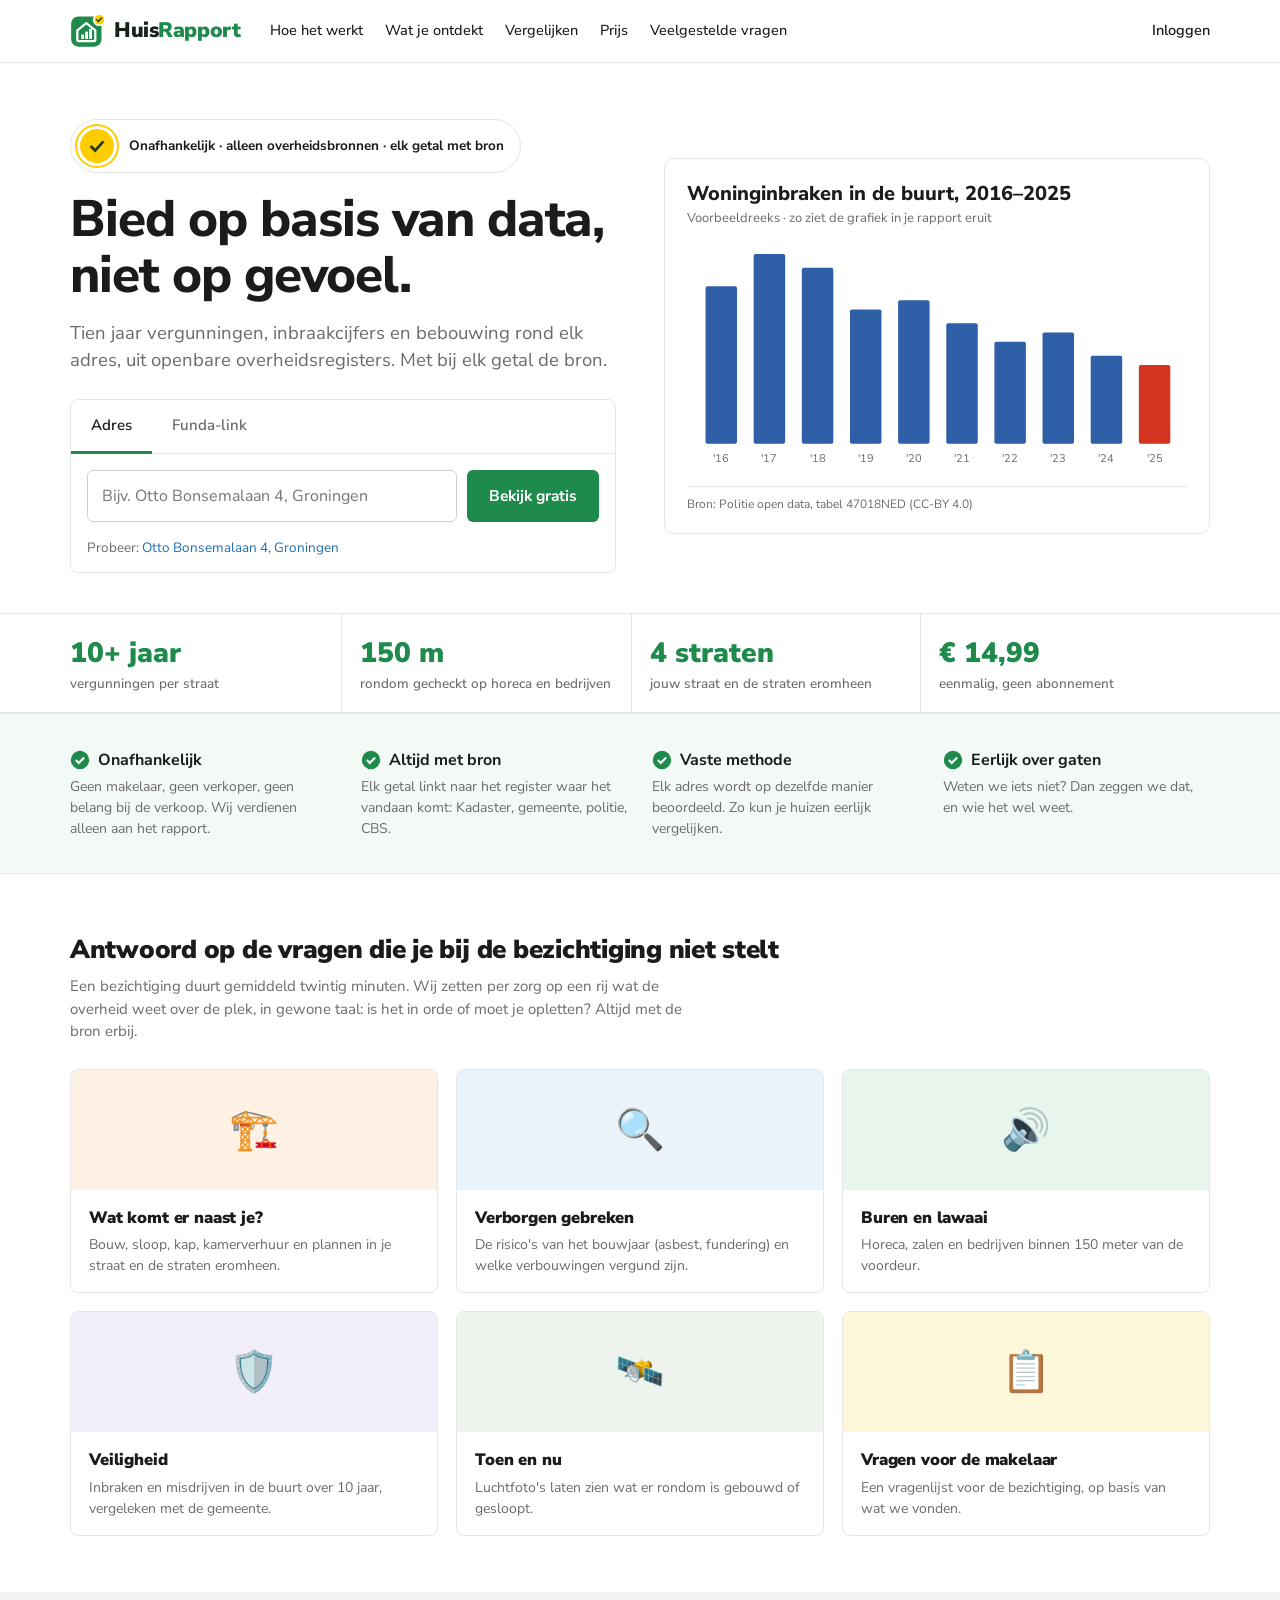
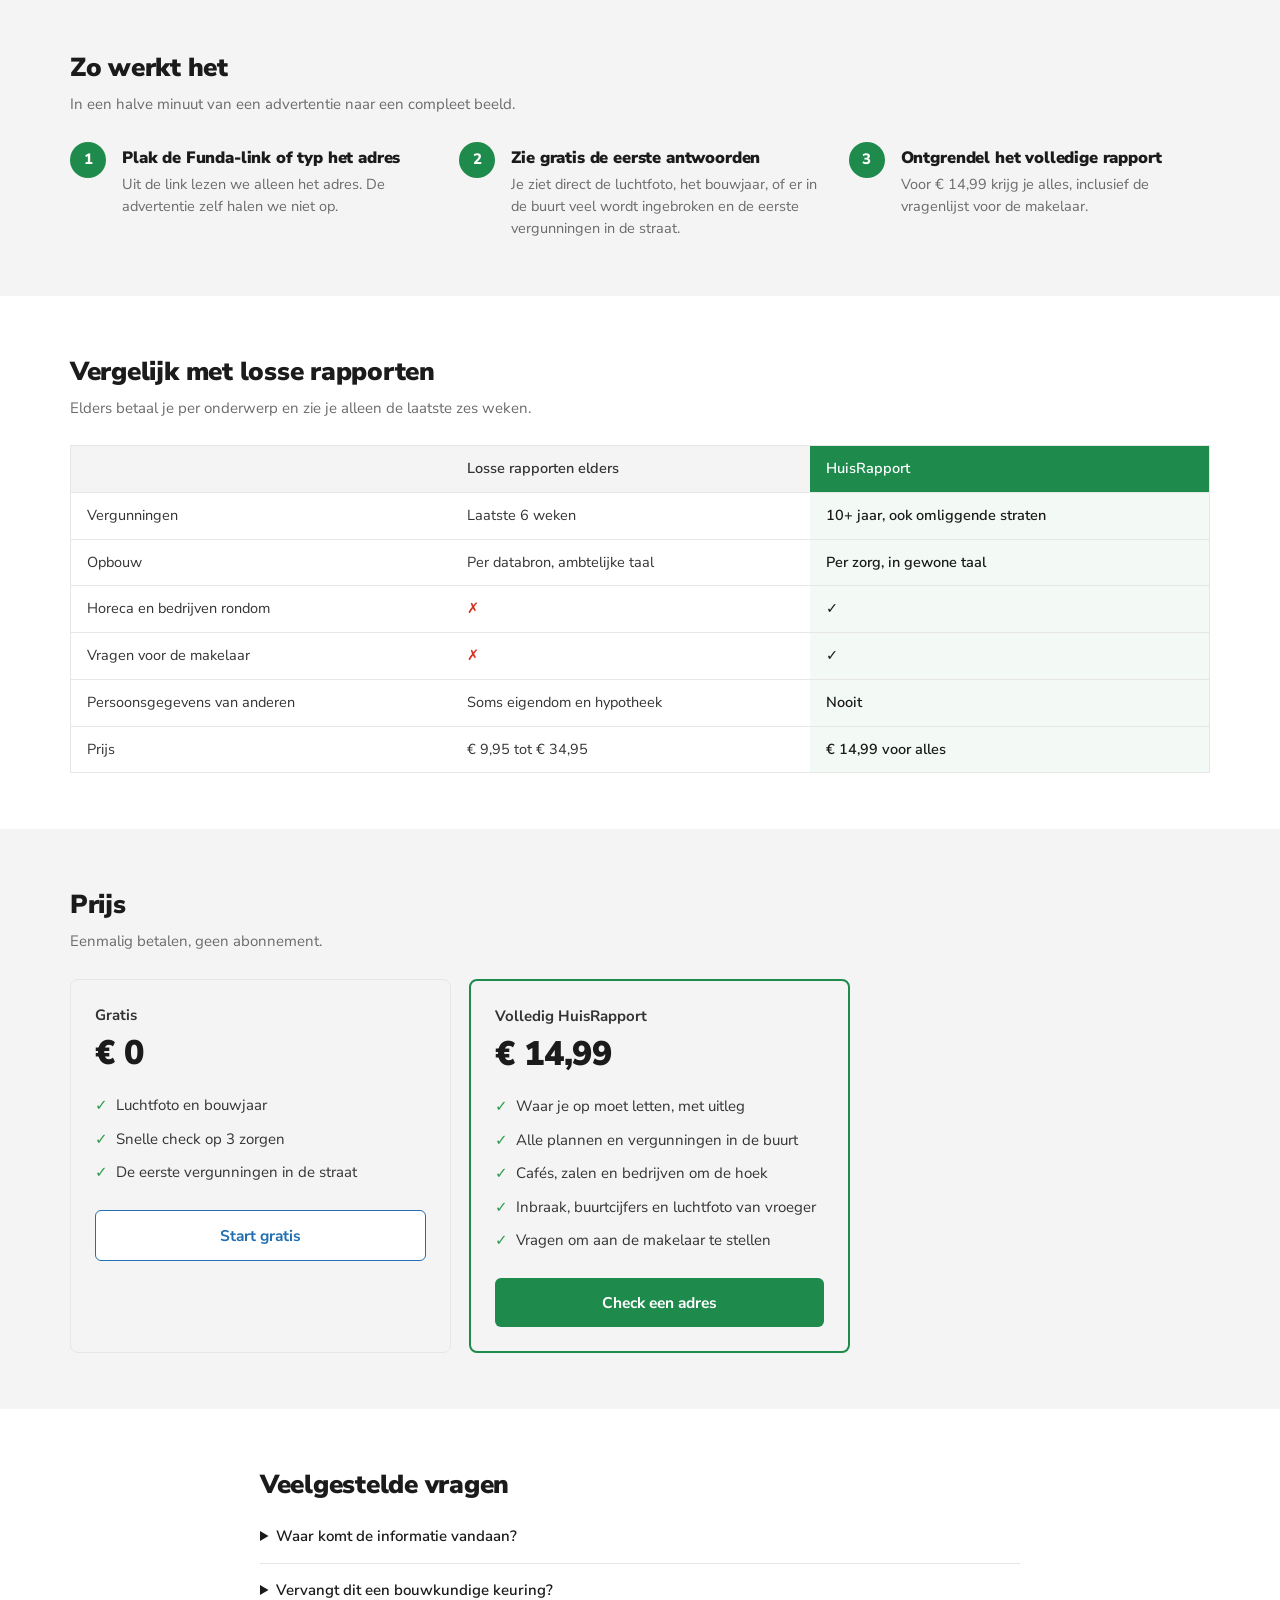
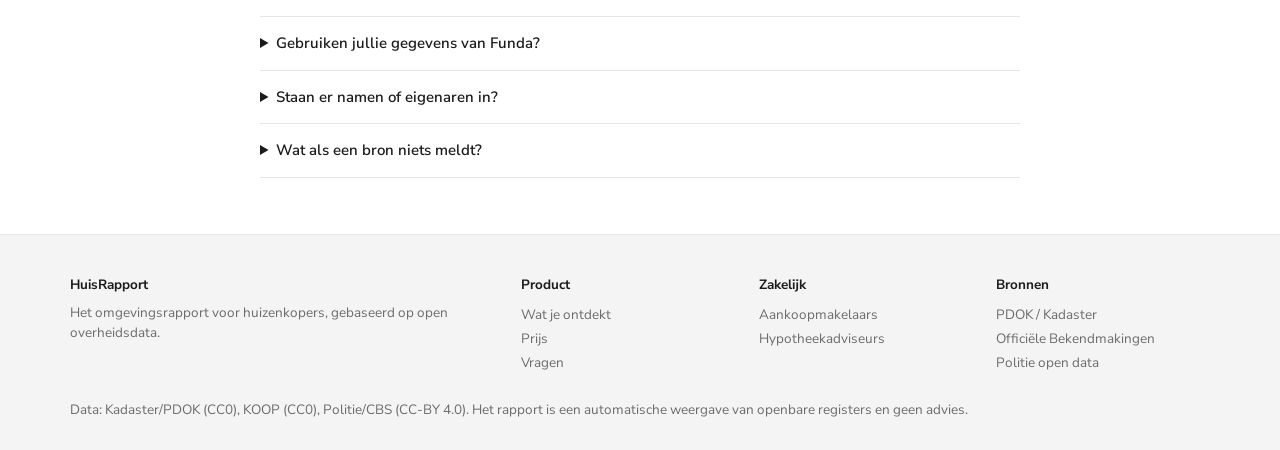
<file: index.html>
<!DOCTYPE html>
<html lang="nl">
<head>
<meta charset="utf-8">
<meta name="viewport" content="width=device-width, initial-scale=1">
<title>HuisRapport – check het huis en de buurt vóór je biedt</title>
<link rel="icon" href="data:image/svg+xml,%3Csvg%20xmlns%3D%22http%3A//www.w3.org/2000/svg%22%20viewBox%3D%220%200%2064%2064%22%3E%3Crect%20x%3D%222%22%20y%3D%226%22%20width%3D%2254%22%20height%3D%2254%22%20rx%3D%2213%22%20fill%3D%22%231e8a4c%22/%3E%3Cpath%20d%3D%22M13%2031L29%2018l16%2013v17a2%202%200%200%201-2%202H15a2%202%200%200%201-2-2z%22%20fill%3D%22none%22%20stroke%3D%22%23fff%22%20stroke-width%3D%224%22%20stroke-linejoin%3D%22round%22/%3E%3Crect%20x%3D%2220%22%20y%3D%2238%22%20width%3D%225%22%20height%3D%228%22%20rx%3D%221%22%20fill%3D%22%23fff%22/%3E%3Crect%20x%3D%2227%22%20y%3D%2233%22%20width%3D%225%22%20height%3D%2213%22%20rx%3D%221%22%20fill%3D%22%23fff%22/%3E%3Crect%20x%3D%2234%22%20y%3D%2228%22%20width%3D%225%22%20height%3D%2218%22%20rx%3D%221%22%20fill%3D%22%23fff%22/%3E%3Ccircle%20cx%3D%2252%22%20cy%3D%2212%22%20r%3D%2210%22%20fill%3D%22%23ffcc00%22%20stroke%3D%22%23fff%22%20stroke-width%3D%223%22/%3E%3Cpath%20d%3D%22M47.5%2012l3%203%205.5-6%22%20fill%3D%22none%22%20stroke%3D%22%231e3a28%22%20stroke-width%3D%222.6%22%20stroke-linecap%3D%22round%22%20stroke-linejoin%3D%22round%22/%3E%3C/svg%3E%0A">
<meta name="description" content="Plak een Funda-link of typ een adres en zie direct wat er rond het huis speelt: 10 jaar vergunningen, horeca en bedrijven rondom, veiligheid, bouwjaar-risico's en luchtfoto's.">
<link href="https://fonts.googleapis.com/css2?family=Nunito+Sans:opsz,wght@6..12,400;6..12,600;6..12,700;6..12,800;6..12,900&display=swap" rel="stylesheet">
<style>
:root{--brand:#1e8a4c;--brand-d:#166b3a;--red:#d4331f;--chart:#2f5fa7;--seal:#ffcc00;--link:#1f6fb2;--ink:#333;--head:#1b1b1b;--muted:#6b6b6b;--line:#e6e6e6;--soft:#f4f4f4;--g:#2e9a4f;--o:#f0a000;--r:#d4331f;--grey:#9b9b9b}
*{box-sizing:border-box}html{scroll-behavior:smooth}
body{margin:0;font-family:"Nunito Sans",system-ui,Arial,sans-serif;color:var(--ink);background:#fff;font-size:15px;line-height:1.5}
a{color:var(--link);text-decoration:none}a:hover{text-decoration:underline}
.w{max-width:1180px;margin:0 auto;padding:0 20px}
/* header */
header{background:#fff;border-bottom:1px solid var(--line);position:sticky;top:0;z-index:10}
header .w{height:62px;display:flex;align-items:center;gap:30px}
.logo{display:flex;align-items:center;gap:8px;font-weight:800;font-size:21px;color:var(--head);letter-spacing:-.02em}
.logo:hover{text-decoration:none}
.logo i{width:30px;height:30px;border-radius:6px;background:var(--brand);display:grid;place-items:center}
header nav{display:flex;gap:22px;flex:1}header nav a{color:var(--head);font-weight:500;font-size:14.5px}
.hlogin{font-weight:600;font-size:14.5px;color:var(--head)}
/* hero */
.hero{position:relative;min-height:470px;display:flex;align-items:center;background:#2d4a3a linear-gradient(120deg,#2c4a37,#55705b 45%,#8a9a7c);background-size:cover;background-position:center}
.hero::after{content:"";position:absolute;inset:0;background:linear-gradient(90deg,rgba(0,0,0,.45),rgba(0,0,0,.05))}
.hero .w{position:relative;z-index:1;width:100%}
.hero h1{color:#fff;font-size:clamp(30px,4.2vw,46px);line-height:1.1;margin:0 0 22px;max-width:640px;font-weight:800;letter-spacing:-.02em;text-shadow:0 2px 12px rgba(0,0,0,.25)}
.scard{background:#fff;border-radius:8px;max-width:680px;box-shadow:0 8px 30px rgba(0,0,0,.2);overflow:visible}
.stabs{display:flex;border-bottom:1px solid var(--line)}
.stabs button{flex:none;background:none;border:0;padding:14px 20px;font:inherit;font-weight:600;color:var(--muted);cursor:pointer;border-bottom:3px solid transparent;margin-bottom:-1px}
.stabs button.on{color:var(--head);border-bottom-color:var(--brand)}
.sform{display:flex;gap:10px;padding:16px;position:relative}
.sform input{flex:1;min-width:0;border:1px solid #cfcfcf;border-radius:6px;padding:13px 14px;font:inherit;font-size:16px;outline:none}
.sform input:focus{border-color:var(--link);box-shadow:0 0 0 3px rgba(0,113,179,.15)}
.btn{background:var(--brand);color:#fff;border:0;border-radius:6px;padding:13px 22px;font:inherit;font-weight:700;font-size:15.5px;cursor:pointer;white-space:nowrap}
.btn:hover{background:var(--brand-d)}
.btn.sec{background:#fff;color:var(--link);border:1px solid var(--link)}.btn.sec:hover{background:#eef6fb}
.btn.full{width:100%}
.sugg{position:absolute;left:16px;right:16px;top:64px;background:#fff;border:1px solid var(--line);border-radius:6px;box-shadow:0 10px 24px rgba(0,0,0,.14);display:none;z-index:5}
.sugg div{padding:10px 14px;cursor:pointer}.sugg div:hover{background:var(--soft)}
.shint{padding:0 16px 14px;font-size:13.5px;color:var(--muted)}.shint button{background:none;border:0;color:var(--link);cursor:pointer;font:inherit;padding:0}
.usp{background:var(--soft);border-bottom:1px solid var(--line)}
.usp .w{display:flex;justify-content:space-between;flex-wrap:wrap;gap:12px;padding:14px 20px;font-size:14px;font-weight:500}
.usp span::before{content:"✓";color:var(--g);font-weight:800;margin-right:7px}
section.hs{padding:56px 0}
h2.hh{font-size:26px;color:var(--head);margin:0 0 6px;letter-spacing:-.01em}
.lead{color:var(--muted);margin:0 0 26px;max-width:640px}
.tiles{display:grid;grid-template-columns:repeat(3,1fr);gap:18px}
.tile{border:1px solid var(--line);border-radius:8px;overflow:hidden;background:#fff;transition:box-shadow .15s}
.tile:hover{box-shadow:0 6px 20px rgba(0,0,0,.08)}
.tile .ti{height:120px;display:grid;place-items:center;font-size:40px}
.tile .tb{padding:16px 18px}.tile h3{margin:0 0 4px;font-size:16.5px;color:var(--head)}.tile p{margin:0;color:var(--muted);font-size:14px}
.steps{display:grid;grid-template-columns:repeat(3,1fr);gap:28px;counter-reset:s}
.step{position:relative;padding-left:52px}.step::before{counter-increment:s;content:counter(s);position:absolute;left:0;top:0;width:36px;height:36px;border-radius:50%;background:var(--brand);color:#fff;font-weight:800;display:grid;place-items:center}
.step h3{margin:4px 0 4px;font-size:16.5px;color:var(--head)}.step p{margin:0;color:var(--muted);font-size:14.5px}
.cmp{width:100%;border-collapse:collapse;font-size:14.5px;border:1px solid var(--line)}
.cmp th,.cmp td{padding:12px 16px;border-bottom:1px solid var(--line);text-align:left}
.cmp th{background:var(--soft);font-weight:600}.cmp th.us{background:var(--brand);color:#fff}.cmp td.us{background:#fff7ef;font-weight:600;color:var(--head)}
.no{color:var(--r)}.yes{color:var(--g)}
.pr{display:grid;grid-template-columns:1fr 1fr;gap:18px;max-width:780px}
.pc{border:1px solid var(--line);border-radius:8px;padding:24px}.pc.hl{border:2px solid var(--brand)}
.amt{font-size:34px;font-weight:800;color:var(--head);margin:2px 0 10px}
.pc ul{list-style:none;padding:0;margin:0 0 20px}.pc li{padding:5px 0;border-bottom:1px solid var(--soft)}.pc li::before{content:"✓";color:var(--g);font-weight:800;margin-right:8px}
.faq details{border-bottom:1px solid var(--line);padding:15px 0}.faq summary{cursor:pointer;font-weight:600;color:var(--head)}.faq p{margin:10px 0 0;color:var(--muted)}
footer{background:var(--soft);border-top:1px solid var(--line);padding:40px 0 30px;font-size:13.5px;color:var(--muted)}
.fcols{display:grid;grid-template-columns:2fr 1fr 1fr 1fr;gap:24px;margin-bottom:24px}.fcols b{color:var(--head);display:block;margin-bottom:8px}.fcols a{display:block;color:var(--muted);padding:2px 0}
/* object page */
#rap{display:none;padding:14px 0 70px}
.crumb{font-size:13px;color:var(--muted);margin-bottom:12px}
.gal{display:grid;grid-template-columns:2fr 1fr;grid-template-rows:200px 200px;gap:6px;border-radius:8px;overflow:hidden}
.gi{position:relative;background:#c9d3c6 linear-gradient(135deg,#a9b9a4,#d7ddd2);overflow:hidden;cursor:pointer}
.gi:first-child{grid-row:1/3}
.gi img{width:100%;height:100%;object-fit:cover;display:block}
.gl img{filter:blur(6px) brightness(.85)}
.gt{position:absolute;left:10px;bottom:10px;background:rgba(0,0,0,.65);color:#fff;font-size:12.5px;padding:4px 9px;border-radius:4px}
.pin{position:absolute;left:50%;top:50%;width:20px;height:20px;margin:-10px;border-radius:50%;background:var(--brand);border:3px solid #fff;box-shadow:0 0 0 4px rgba(245,130,13,.35)}
.phm{position:absolute;inset:0;display:grid;place-items:center;text-align:center;color:#3d4a3a;font-weight:600;padding-top:70px}
.ocols{display:grid;grid-template-columns:1fr 330px;gap:36px;margin-top:22px}
.otitle h1{margin:0;font-size:30px;color:var(--head);letter-spacing:-.01em}
.opc{color:var(--muted);font-size:16px;margin-top:2px}
.ometa{display:flex;gap:26px;flex-wrap:wrap;margin:16px 0 4px;padding:14px 0;border-top:1px solid var(--line);border-bottom:1px solid var(--line)}
.ometa span{color:var(--muted);font-size:14px}.ometa b{color:var(--head);font-size:16px;margin-right:4px}
.otabs{display:flex;gap:4px;border-bottom:1px solid var(--line);position:sticky;top:62px;background:#fff;z-index:4;overflow-x:auto}
.otabs a{padding:13px 12px;color:var(--head);font-weight:500;border-bottom:3px solid transparent;white-space:nowrap}
.otabs a.on,.otabs a:hover{border-bottom-color:var(--brand);text-decoration:none}
.blk{padding:28px 0;border-bottom:1px solid var(--line);scroll-margin-top:120px}
.blk h2{font-size:21px;color:var(--head);margin:0 0 6px}.blk h3{font-size:15px;color:var(--head);margin:22px 0 4px}
.mut{color:var(--muted);font-weight:400}
.labels{display:flex;gap:8px;flex-wrap:wrap;margin:10px 0 16px}
.lb{font-size:13px;font-weight:600;padding:4px 10px;border-radius:4px}.lb.g{background:#e7f5ec;color:#1f7a3c}.lb.o{background:#fff3d6;color:#9a6500}.lb.n{background:var(--soft);color:var(--muted)}.lb.s{background:#fff1e3;color:var(--brand-d)}
.sig{display:grid;gap:10px}
.s{display:flex;gap:14px;border:1px solid var(--line);border-radius:8px;padding:14px 16px}
.lamp{flex:none;width:30px;height:30px;border-radius:50%;display:grid;place-items:center;color:#fff;font-weight:800;font-size:14px}
.groen .lamp{background:var(--g)}.oranje .lamp{background:var(--o)}.rood .lamp{background:var(--r)}.grijs .lamp{background:var(--grey)}.slot .lamp{background:#d5d5d5}
.st{flex:1}.sh{display:flex;justify-content:space-between;gap:10px}.sh b{color:var(--head)}.sh em{font-style:normal;font-size:12.5px;font-weight:600;color:var(--muted)}
.oranje .sh em{color:#9a6500}.groen .sh em{color:#1f7a3c}.slot .sh em{color:var(--brand-d)}
.s p{margin:3px 0 0}.s small{color:var(--grey);font-size:12px}
.slot p{color:#c4c4c4;user-select:none;letter-spacing:-1px}
.chips{display:flex;gap:6px;flex-wrap:wrap;margin:12px 0}.chips span{background:var(--soft);border-radius:4px;padding:4px 10px;font-size:13px;text-transform:capitalize}
.list{border-top:1px solid var(--line)}
.li{display:grid;grid-template-columns:92px 1fr auto;gap:12px;padding:11px 0;border-bottom:1px solid var(--line);align-items:start}
.li .d{color:var(--muted);font-size:13.5px;font-variant-numeric:tabular-nums}
.li.lk{color:#c4c4c4;user-select:none}
.tag{font-size:12px;font-weight:600;padding:2px 8px;border-radius:4px;background:#eaf3f9;color:var(--link);text-transform:capitalize}
.tag.kamerverhuur,.tag.horeca,.tag.plan,.tag.sloop{background:#fff1e3;color:var(--brand-d)}
.more{margin-top:12px;background:none;border:1px solid var(--line);border-radius:6px;padding:10px 14px;font:inherit;font-weight:600;color:var(--link);cursor:pointer;width:100%}
.kt{margin:0}.kr{display:grid;grid-template-columns:44% 1fr;padding:9px 0;border-bottom:1px solid var(--line)}
.kr dt{color:var(--muted)}.kr dd{margin:0;color:var(--head)}
.bars{display:flex;align-items:flex-end;gap:6px;height:130px;margin-top:16px}
.bars div{flex:1;background:var(--link);border-radius:3px 3px 0 0;position:relative;min-height:2px}
.bars span{position:absolute;bottom:-20px;left:0;right:0;text-align:center;font-size:11px;color:var(--muted)}
.vr{padding-left:20px;margin:12px 0 0}.vr li{padding:6px 0}.vr li.lk{color:#c4c4c4;user-select:none}
.disc{font-size:12.5px;color:var(--grey);margin-top:20px}
.oside{position:relative}
.box{border:1px solid var(--line);border-radius:8px;padding:22px;position:sticky;top:130px;background:#fff;box-shadow:0 2px 10px rgba(0,0,0,.04)}
.box.sm{position:static;margin-top:16px;box-shadow:none}
.bxk{font-weight:700;color:var(--head)}.bxp{font-size:30px;font-weight:800;color:var(--head);margin:4px 0 0}
.box ul{list-style:none;padding:0;margin:14px 0 18px;font-size:14px}.box li{padding:4px 0}.box li::before{content:"✓";color:var(--g);font-weight:800;margin-right:8px}
.pm{text-align:center;font-size:12px;color:var(--muted);margin-top:10px}
.load{text-align:center;padding:90px 20px;color:var(--muted)}
.spin{width:36px;height:36px;border:4px solid var(--line);border-top-color:var(--brand);border-radius:50%;animation:sp 1s linear infinite;margin:0 auto 14px}@keyframes sp{to{transform:rotate(360deg)}}
.demo-badge{display:inline-block;margin-left:10px;background:#fff1e3;color:var(--brand-d);font-size:12px;font-weight:700;padding:2px 8px;border-radius:4px;vertical-align:middle}
.modal{position:fixed;inset:0;background:rgba(0,0,0,.5);display:none;place-items:center;z-index:30;padding:20px}
.modal .mb{background:#fff;border-radius:8px;padding:26px;max-width:420px}
.mbar{display:none}
@media(max-width:900px){header nav{display:none}.tiles,.steps,.pr,.fcols{grid-template-columns:1fr}.ocols{grid-template-columns:1fr}.oside .box:first-child{position:static}
 .gal{grid-template-columns:1fr;grid-template-rows:240px}.gi:not(:first-child){display:none}.li{grid-template-columns:80px 1fr}.li .tag{grid-column:2;justify-self:start}
 body.obj .mbar{display:flex;position:fixed;left:0;right:0;bottom:0;background:#fff;border-top:1px solid var(--line);padding:10px 16px;z-index:20;align-items:center;justify-content:space-between}}

h1,h2,h2.hh,.otitle h1,.blk h2,.amt,.bxp,.tile h3,.step h3{font-family:"Nunito Sans",sans-serif;font-weight:900;letter-spacing:-.01em}
.logo i{background:var(--brand)}
.hero{background:#fff!important;min-height:0;padding:56px 0 40px;border-bottom:1px solid var(--line)}
.hero::after{display:none}
.hero .w{display:grid;grid-template-columns:1fr 1fr;gap:48px;align-items:center}
.hero h1{color:var(--head);text-shadow:none;font-size:clamp(32px,4vw,52px)}
.hlead{font-size:18.5px;color:var(--muted);margin:-6px 0 24px;max-width:560px}
.scard{box-shadow:none;border:1px solid var(--line)}
.fig{margin:0;border:1px solid var(--line);border-radius:10px;padding:20px 22px;background:#fff}
.fig figcaption{font-weight:800;font-size:20px;color:var(--head)}
.fig .fs{font-size:13px;color:var(--muted)}
.fig .src{font-size:12px;color:var(--muted);border-top:1px solid var(--line);padding-top:8px;margin-top:8px}
.usp{background:#fff}.usp .w{justify-content:flex-start;gap:0;padding:0 20px}
.usp span{flex:1;padding:18px 18px;border-left:1px solid var(--line);font-size:13.5px;color:var(--muted)}
.usp span:first-child{border-left:0;padding-left:0}
.usp span::before{content:none}
.usp b{display:block;font-size:28px;color:var(--brand);font-weight:900}
.btn{background:var(--brand)}.btn:hover{background:var(--brand-d)}
.cmp th.us{background:var(--brand)}.cmp td.us{background:#f3f6fb}
.pc.hl{border-color:var(--brand)}
.tag.kamerverhuur,.tag.horeca,.tag.plan,.tag.sloop{background:#fbeceb;color:var(--red)}
.pin{background:var(--red);box-shadow:0 0 0 4px rgba(206,38,30,.3)}
.bars div{background:var(--brand)}.bars div:last-child{background:var(--red)}
.lb.s{background:#eef2fa;color:var(--brand)}.slot .sh em{color:var(--brand)}
@media(max-width:900px){.hero .w{grid-template-columns:1fr}.usp .w{flex-wrap:wrap}.usp span{flex:1 1 45%;border-left:0}}

.bars div{background:var(--chart)}.bars div:last-child{background:var(--red)}
.lb.s{background:#e9f5ee;color:var(--brand)}.slot .sh em{color:var(--brand)}
.hero .w>div:first-child{position:relative}
.seal{display:inline-flex;align-items:center;gap:12px;background:#fff;border:1px solid var(--line);border-radius:999px;padding:6px 16px 6px 6px;margin-bottom:18px;font-size:13.5px;font-weight:700;color:var(--head)}
.seal i{width:40px;height:40px;border-radius:50%;background:var(--seal);display:grid;place-items:center;box-shadow:inset 0 0 0 3px #fff,0 0 0 2px var(--seal)}
.method{background:#f3faf6;border-top:1px solid #d6ecdf;border-bottom:1px solid #d6ecdf}
.method .w{display:grid;grid-template-columns:repeat(4,1fr);gap:24px;padding:34px 20px}
.method b{display:flex;align-items:center;gap:8px;color:var(--head);font-size:16px;margin-bottom:4px}
.method b svg{flex:none}
.method p{margin:0;color:var(--muted);font-size:14px}
.cmp td.us{background:#f3faf6}
@media(max-width:900px){.method .w{grid-template-columns:1fr 1fr}}

/* blokken (keurmerk) */
.sig{gap:12px}
details.s{display:block;padding:0;border-radius:8px;overflow:hidden}
details.s summary{list-style:none;display:flex;gap:12px;align-items:flex-start;padding:14px 16px;cursor:pointer}
details.s summary::-webkit-details-marker{display:none}
details.s .lamp{width:36px;height:36px;font-size:15px}
details.s .chev{flex:none;margin-top:6px;transition:transform .15s}
details.s[open] .chev{transform:rotate(180deg)}
.s .kop{font-size:12px;font-weight:800;letter-spacing:.05em;text-transform:uppercase}
.s .tit{display:block;font-size:16.5px;font-weight:800;color:var(--head);line-height:1.3;margin-top:2px}
.s .body{background:#fff;padding:14px 16px;border-top:1px solid rgba(0,0,0,.06)}
.s .body p{margin:0 0 6px;color:var(--ink);letter-spacing:0}
.rood{background:#fce8e5;border:1px solid #f3c9c2}.rood .kop{color:#9e2414}
.oranje{background:#fff4dc;border:1px solid #f3dcae}.oranje .kop{color:#8a5200}.oranje .lamp{color:#1b1b1b}
.groen{background:#eaf6ee;border:1px solid #cfe8d7}.groen .kop{color:#166b3a}.groen .lamp{background:var(--brand)}
.grijs{background:var(--soft);border:1px solid var(--line)}.grijs .kop{color:#555}
.slot{background:#fff;border:1px dashed #cfcfcf}.slot .kop{color:var(--brand-d)}
.lockbox{background:var(--soft);border-radius:8px;padding:12px;margin-top:8px;font-size:14px}
.lockbox b{display:block;font-size:13px;color:#555;margin-bottom:4px}
.tel{display:grid;grid-template-columns:repeat(4,1fr);border:1px solid var(--line);border-radius:8px;overflow:hidden;margin:12px 0 18px;max-width:520px}
.tel div{padding:10px 4px;text-align:center;border-right:1px solid var(--line)}.tel div:last-child{border-right:0}
.tel b{display:block;font-size:22px;font-weight:900}.tel span{font-size:12.5px;color:#555}
.rseal{display:inline-flex;align-items:center;gap:6px;background:var(--seal);color:#1e3a28;border-radius:999px;padding:4px 12px;font-size:12.5px;font-weight:800;margin-bottom:10px}
.bund{display:grid;grid-template-columns:repeat(3,1fr);gap:6px;margin:6px 0 4px}
.bund button{border:1px solid var(--line);background:#fff;border-radius:8px;padding:10px 4px;font:inherit;cursor:pointer;color:var(--ink);display:flex;flex-direction:column;align-items:center;gap:2px}
.bund button b{font-size:15px;color:var(--head)}.bund button span{font-size:12px;color:var(--muted)}
.extra label{display:flex;gap:8px;align-items:flex-start;font-size:14px;padding:6px 0;min-height:36px}
.box.werk{background:var(--brand);color:#fff;border:0;box-shadow:none;position:static;margin-top:16px}
.box.werk b{color:#fff}.box.werk li{color:#fff}.box.werk li::before{color:var(--seal)}
body.obj .mbar{display:flex;position:fixed;left:0;right:0;bottom:0;background:#fff;border-top:1px solid var(--line);box-shadow:0 -6px 20px rgba(0,0,0,.08);padding:10px 16px;z-index:20;align-items:center;justify-content:center;gap:16px}
body.obj #rap{padding-bottom:110px}
</style>
</head>
<body>
<header><div class="w"><a class="logo" href="#" id="logo"><svg aria-hidden="true" width="36" height="36" viewBox="0 0 64 64"><rect x="2" y="6" width="54" height="54" rx="13" fill="#1e8a4c"/><path d="M13 31L29 18l16 13v17a2 2 0 0 1-2 2H15a2 2 0 0 1-2-2z" fill="none" stroke="#fff" stroke-width="4" stroke-linejoin="round"/><rect x="20" y="38" width="5" height="8" rx="1" fill="#fff"/><rect x="27" y="33" width="5" height="13" rx="1" fill="#fff"/><rect x="34" y="28" width="5" height="18" rx="1" fill="#fff"/><circle cx="52" cy="12" r="10" fill="#ffcc00" stroke="#fff" stroke-width="3"/><path d="M47.5 12l3 3 5.5-6" fill="none" stroke="#1e3a28" stroke-width="2.6" stroke-linecap="round" stroke-linejoin="round"/></svg><span style="font-weight:900;color:#16241c">Huis<span style="color:var(--brand)">Rapport</span></span></a>
<nav><a href="#hoe">Hoe het werkt</a><a href="#wat">Wat je ontdekt</a><a href="#vergelijk">Vergelijken</a><a href="#prijs">Prijs</a><a href="#faq">Veelgestelde vragen</a></nav><a class="hlogin" href="#">Inloggen</a></div></header>

<div id="home">
<div class="hero" id="hero"><div class="w">
<div><div class="seal"><i><svg aria-hidden="true" width="22" height="22" viewBox="0 0 24 24" fill="none" stroke="#1e3a28" stroke-width="3"><path d="M5 12l5 5 9-10"/></svg></i>Onafhankelijk · alleen overheidsbronnen · elk getal met bron</div><h1>Bied op basis van data, niet op gevoel.</h1><p class="hlead">Tien jaar vergunningen, inbraakcijfers en bebouwing rond elk adres, uit openbare overheidsregisters. Met bij elk getal de bron.</p>
<div class="scard"><div class="stabs"><button class="on" data-m="adres">Adres</button><button data-m="funda">Funda-link</button></div>
<form class="sform" id="f" autocomplete="off"><input id="q" placeholder="Bijv. Otto Bonsemalaan 4, Groningen"><button class="btn">Bekijk gratis</button><div class="sugg" id="sugg"></div></form>
<div class="shint">Probeer: <button type="button" data-q="Otto Bonsemalaan 4, Groningen">Otto Bonsemalaan 4, Groningen</button></div></div></div><figure class="fig"><figcaption>Woninginbraken in de buurt, 2016–2025</figcaption><div class="fs">Voorbeeldreeks · zo ziet de grafiek in je rapport eruit</div><svg role="img" aria-label="Staafgrafiek woninginbraken per jaar" viewBox="0 0 540 250" style="width:100%;margin-top:12px"><rect x="20" y="50" width="34" height="170" rx="2" fill="#2f5fa7"></rect><text x="37" y="240" font-size="12" text-anchor="middle" fill="#6b6b6b">'16</text><rect x="72" y="15" width="34" height="205" rx="2" fill="#2f5fa7"></rect><text x="89" y="240" font-size="12" text-anchor="middle" fill="#6b6b6b">'17</text><rect x="124" y="30" width="34" height="190" rx="2" fill="#2f5fa7"></rect><text x="141" y="240" font-size="12" text-anchor="middle" fill="#6b6b6b">'18</text><rect x="176" y="75" width="34" height="145" rx="2" fill="#2f5fa7"></rect><text x="193" y="240" font-size="12" text-anchor="middle" fill="#6b6b6b">'19</text><rect x="228" y="65" width="34" height="155" rx="2" fill="#2f5fa7"></rect><text x="245" y="240" font-size="12" text-anchor="middle" fill="#6b6b6b">'20</text><rect x="280" y="90" width="34" height="130" rx="2" fill="#2f5fa7"></rect><text x="297" y="240" font-size="12" text-anchor="middle" fill="#6b6b6b">'21</text><rect x="332" y="110" width="34" height="110" rx="2" fill="#2f5fa7"></rect><text x="349" y="240" font-size="12" text-anchor="middle" fill="#6b6b6b">'22</text><rect x="384" y="100" width="34" height="120" rx="2" fill="#2f5fa7"></rect><text x="401" y="240" font-size="12" text-anchor="middle" fill="#6b6b6b">'23</text><rect x="436" y="125" width="34" height="95" rx="2" fill="#2f5fa7"></rect><text x="453" y="240" font-size="12" text-anchor="middle" fill="#6b6b6b">'24</text><rect x="488" y="135" width="34" height="85" rx="2" fill="#d4331f"></rect><text x="505" y="240" font-size="12" text-anchor="middle" fill="#6b6b6b">'25</text></svg><div class="src">Bron: Politie open data, tabel 47018NED (CC-BY 4.0)</div></figure>
</div></div>
<div class="usp"><div class="w"><span><b>10+ jaar</b>vergunningen per straat</span><span><b>150 m</b>rondom gecheckt op horeca en bedrijven</span><span><b>4 straten</b>jouw straat en de straten eromheen</span><span><b>€ 14,99</b>eenmalig, geen abonnement</span></div></div>

<div class="method"><div class="w">
<div><b><svg aria-hidden="true" width="20" height="20" viewBox="0 0 24 24"><circle cx="12" cy="12" r="11" fill="#1e8a4c"/><path d="M7 12l3.5 3.5L17 9" stroke="#fff" stroke-width="2.6" fill="none"/></svg>Onafhankelijk</b><p>Geen makelaar, geen verkoper, geen belang bij de verkoop. Wij verdienen alleen aan het rapport.</p></div>
<div><b><svg aria-hidden="true" width="20" height="20" viewBox="0 0 24 24"><circle cx="12" cy="12" r="11" fill="#1e8a4c"/><path d="M7 12l3.5 3.5L17 9" stroke="#fff" stroke-width="2.6" fill="none"/></svg>Altijd met bron</b><p>Elk getal linkt naar het register waar het vandaan komt: Kadaster, gemeente, politie, CBS.</p></div>
<div><b><svg aria-hidden="true" width="20" height="20" viewBox="0 0 24 24"><circle cx="12" cy="12" r="11" fill="#1e8a4c"/><path d="M7 12l3.5 3.5L17 9" stroke="#fff" stroke-width="2.6" fill="none"/></svg>Vaste methode</b><p>Elk adres wordt op dezelfde manier beoordeeld. Zo kun je huizen eerlijk vergelijken.</p></div>
<div><b><svg aria-hidden="true" width="20" height="20" viewBox="0 0 24 24"><circle cx="12" cy="12" r="11" fill="#1e8a4c"/><path d="M7 12l3.5 3.5L17 9" stroke="#fff" stroke-width="2.6" fill="none"/></svg>Eerlijk over gaten</b><p>Weten we iets niet? Dan zeggen we dat, en wie het wel weet.</p></div>
</div></div><section class="hs" id="wat"><div class="w">
<h2 class="hh">Antwoord op de vragen die je bij de bezichtiging niet stelt</h2><p class="lead">Een bezichtiging duurt gemiddeld twintig minuten. Wij zetten per zorg op een rij wat de overheid weet over de plek, in gewone taal: is het in orde of moet je opletten? Altijd met de bron erbij.</p>
<div class="tiles">
<div class="tile"><div class="ti" style="background:#fff1e3">🏗️</div><div class="tb"><h3>Wat komt er naast je?</h3><p>Bouw, sloop, kap, kamerverhuur en plannen in je straat en de straten eromheen.</p></div></div>
<div class="tile"><div class="ti" style="background:#eaf3f9">🔍</div><div class="tb"><h3>Verborgen gebreken</h3><p>De risico's van het bouwjaar (asbest, fundering) en welke verbouwingen vergund zijn.</p></div></div>
<div class="tile"><div class="ti" style="background:#e7f5ec">🔊</div><div class="tb"><h3>Buren en lawaai</h3><p>Horeca, zalen en bedrijven binnen 150 meter van de voordeur.</p></div></div>
<div class="tile"><div class="ti" style="background:#f2eefa">🛡️</div><div class="tb"><h3>Veiligheid</h3><p>Inbraken en misdrijven in de buurt over 10 jaar, vergeleken met de gemeente.</p></div></div>
<div class="tile"><div class="ti" style="background:#eef3ee">🛰️</div><div class="tb"><h3>Toen en nu</h3><p>Luchtfoto's laten zien wat er rondom is gebouwd of gesloopt.</p></div></div>
<div class="tile"><div class="ti" style="background:#fff7d9">📋</div><div class="tb"><h3>Vragen voor de makelaar</h3><p>Een vragenlijst voor de bezichtiging, op basis van wat we vonden.</p></div></div>
</div></div></section>

<section class="hs" id="hoe" style="background:var(--soft)"><div class="w">
<h2 class="hh">Zo werkt het</h2><p class="lead">In een halve minuut van een advertentie naar een compleet beeld.</p>
<div class="steps"><div class="step"><h3>Plak de Funda-link of typ het adres</h3><p>Uit de link lezen we alleen het adres. De advertentie zelf halen we niet op.</p></div>
<div class="step"><h3>Zie gratis de eerste antwoorden</h3><p>Je ziet direct de luchtfoto, het bouwjaar, of er in de buurt veel wordt ingebroken en de eerste vergunningen in de straat.</p></div>
<div class="step"><h3>Ontgrendel het volledige rapport</h3><p>Voor € 14,99 krijg je alles, inclusief de vragenlijst voor de makelaar.</p></div></div></div></section>

<section class="hs" id="vergelijk"><div class="w">
<h2 class="hh">Vergelijk met losse rapporten</h2><p class="lead">Elders betaal je per onderwerp en zie je alleen de laatste zes weken.</p>
<table class="cmp"><tr><th></th><th>Losse rapporten elders</th><th class="us">HuisRapport</th></tr>
<tr><td>Vergunningen</td><td>Laatste 6 weken</td><td class="us">10+ jaar, ook omliggende straten</td></tr>
<tr><td>Opbouw</td><td>Per databron, ambtelijke taal</td><td class="us">Per zorg, in gewone taal</td></tr>
<tr><td>Horeca en bedrijven rondom</td><td class="no">✗</td><td class="us yes">✓</td></tr>
<tr><td>Vragen voor de makelaar</td><td class="no">✗</td><td class="us yes">✓</td></tr>
<tr><td>Persoonsgegevens van anderen</td><td>Soms eigendom en hypotheek</td><td class="us">Nooit</td></tr>
<tr><td>Prijs</td><td>€ 9,95 tot € 34,95</td><td class="us">€ 14,99 voor alles</td></tr></table></div></section>

<section class="hs" id="prijs" style="background:var(--soft)"><div class="w">
<h2 class="hh">Prijs</h2><p class="lead">Eenmalig betalen, geen abonnement.</p>
<div class="pr"><div class="pc"><b>Gratis</b><div class="amt">€ 0</div><ul><li>Luchtfoto en bouwjaar</li><li>Snelle check op 3 zorgen</li><li>De eerste vergunningen in de straat</li></ul><button class="btn sec full top">Start gratis</button></div>
<div class="pc hl"><b>Volledig HuisRapport</b><div class="amt">€ 14,99</div><ul><li>Waar je op moet letten, met uitleg</li><li>Alle plannen en vergunningen in de buurt</li><li>Cafés, zalen en bedrijven om de hoek</li><li>Inbraak, buurtcijfers en luchtfoto van vroeger</li><li>Vragen om aan de makelaar te stellen</li></ul><button class="btn full top">Check een adres</button></div></div></div></section>

<section class="hs faq" id="faq"><div class="w" style="max-width:800px">
<h2 class="hh">Veelgestelde vragen</h2>
<details><summary>Waar komt de informatie vandaan?</summary><p>Uit openbare overheidsregisters: Kadaster (BAG, luchtfoto's via PDOK), Officiële Bekendmakingen, Politie open data en CBS. Bij elk onderdeel staat de bron.</p></details>
<details><summary>Vervangt dit een bouwkundige keuring?</summary><p>Nee. Een keuring kijkt naar de staat van het huis. Wij laten zien wat er in en rond het huis speelt, zodat je weet waar je op moet letten.</p></details>
<details><summary>Gebruiken jullie gegevens van Funda?</summary><p>Nee. Uit de link lezen we alleen het adres. Niets van Funda wordt opgehaald of opgeslagen.</p></details>
<details><summary>Staan er namen of eigenaren in?</summary><p>Nee. Het rapport gaat alleen over de plek en het pand.</p></details>
<details><summary>Wat als een bron niets meldt?</summary><p>Dan zeggen we dat. Geen melding betekent niet altijd dat er niets is.</p></details>
</div></section>
</div>

<div id="rap"><div class="w" id="rapin"></div></div>
<div class="mbar"><span id="mbt" style="font-weight:700;color:var(--head)">🔒 Meer bevindingen in het volledige rapport</span><button class="btn" id="mbk" onclick="koop()">Ontvang alles – € 14,99</button></div>

<footer><div class="w"><div class="fcols"><div><b>HuisRapport</b>Het omgevingsrapport voor huizenkopers, gebaseerd op open overheidsdata.</div>
<div><b>Product</b><a href="#wat">Wat je ontdekt</a><a href="#prijs">Prijs</a><a href="#faq">Vragen</a></div>
<div><b>Zakelijk</b><a href="#">Aankoopmakelaars</a><a href="#">Hypotheekadviseurs</a></div>
<div><b>Bronnen</b><a href="https://www.pdok.nl">PDOK / Kadaster</a><a href="https://www.officieleplannen en vergunningen.nl">Officiële Bekendmakingen</a><a href="https://data.politie.nl">Politie open data</a></div></div>
Data: Kadaster/PDOK (CC0), KOOP (CC0), Politie/CBS (CC-BY 4.0). Het rapport is een automatische weergave van openbare registers en geen advies.</div></footer>

<div class="modal" id="m"><div class="mb"><h3 style="margin-top:0">Betalen is nog niet actief</h3><p class="mut">In deze preview staat de betaallink nog niet aan. Op de live site ga je hier naar de betaalpagina (iDEAL) en daarna terug naar je volledige rapport.</p><button class="btn" onclick="document.getElementById('m').style.display='none'">Sluiten</button></div></div>
<script>

const $=s=>document.querySelector(s), esc=s=>String(s??"").replace(/[&<>"]/g,c=>({"&":"&amp;","<":"&lt;",">":"&gt;",'"':"&quot;"}[c]));
let laatste=null;
const DEMO={demo:true,betaald:false,prijs:"14,99",betaallink:null,
 adres:{weergave:"Otto Bonsemalaan 4, 9722 Groningen",straat:"Otto Bonsemalaan",nr:4,postcode:"9722",plaats:"Groningen",gemeente:"Groningen",buurt:"voorbeeldbuurt"},
 foto:{},pand:{bouwjaar:1931,status:"Pand in gebruik",oppervlakte:null,gebruiksdoel:"woonfunctie"},
 omgeving:{panden:null,nieuwbouw:null,nietWonen:[{doel:"kantoor",adres:"(voorbeeld)",afstand:null}]},buurt:{slot:true},
 veiligheid:null,
 vergunningen:{totaal:72,sindsJaar:2015,recent:null,straten:["Otto Bonsemalaan"],perCat:{},eigenAdres:[],items:[
  {datum:null,titel:"Voorbeeld: hier verschijnen de echte plannen en vergunningen uit de straat",cat:"bouw",status:"",url:""},
  {datum:null,titel:"▇▇▇▇▇▇▇▇ ▇▇▇▇▇▇ ▇▇▇▇▇▇▇▇▇▇ ▇▇▇▇▇ ▇▇▇▇",cat:"overig",status:"",url:""},
  {datum:null,titel:"▇▇▇▇▇▇ ▇▇▇▇▇▇▇▇▇▇▇ ▇▇▇▇ ▇▇▇▇▇▇▇▇▇▇▇",cat:"overig",status:"",url:""}]},
 signalen:[
  {id:"gebreken",angst:"Zit er iets mis dat ik niet zie?",kleur:"oranje",tekst:"Gebouwd in 1931. Bij huizen van vóór 1940 is de fundering soms van hout of staal en vraagt die aandacht. Er kan ook asbest in zitten.",bron:"BAG (Kadaster)",gratis:true},
  {id:"omgeving",angst:"Wat komt er naast of achter mijn huis?",kleur:"oranje",tekst:"72 plannen en vergunningen in en rond de straat sinds 2015 (uit onze eerste test met dit adres).",bron:"KOOP officiële plannen en vergunningen (CC0)",gratis:true},
  {id:"veiligheid",angst:"Is het hier veilig?",kleur:"grijs",tekst:"Op de live site zie je hier de inbraaktrend van de buurt, vergeleken met de gemeente.",bron:"Politie open data (CC-BY 4.0)",gratis:true},
  {id:"buren",angst:"Krijg ik last van buren of lawaai?",kleur:"slot",tekst:"▇▇ ▇▇▇▇▇▇ ▇▇▇▇▇▇▇ ▇▇▇ ▇ ▇▇▇▇▇▇ ▇▇▇ ▇▇▇▇▇▇▇▇▇▇▇▇▇▇▇ ▇▇▇▇▇▇▇▇▇▇▇▇▇▇▇▇▇▇.",bron:"BAG",gratis:false},
  {id:"straat",angst:"Verandert de straat?",kleur:"slot",tekst:"▇ ▇▇▇▇▇▇▇▇ ▇▇▇▇ ▇▇▇▇▇▇▇▇▇▇▇▇ ▇▇▇▇▇▇▇▇▇, ▇ ▇▇▇▇ ▇▇▇▇▇▇ ▇▇ ▇▇▇▇▇▇▇▇▇ ▇▇▇▇▇▇.",bron:"Plannen en vergunningen · BAG",gratis:false},
  {id:"beving",angst:"Heeft dit huis aardbevingsschade?",kleur:"slot",tekst:"▇▇▇▇ ▇▇▇▇▇▇▇▇ ▇▇▇▇ ▇▇ ▇▇▇ ▇▇▇▇▇▇ ▇▇▇▇ ▇▇▇▇▇▇ ▇▇▇▇ ▇▇▇ ▇▇▇▇▇▇▇▇▇▇▇.",bron:"IMG / NCG",gratis:false}],
 vragen:["Zijn alle verbouwingen aan dit huis (aanbouw, dakkapel, dakopbouw) met vergunning gedaan? Kunt u de vergunningen laten zien?","▇▇ ▇▇ ▇▇▇ ▇▇▇▇▇▇▇▇▇▇▇▇▇▇▇▇▇▇ ▇▇▇▇▇▇?","▇▇▇ ▇▇▇▇ ▇▇▇▇▇▇▇▇ ▇▇▇▇▇ ▇▇▇ ▇▇▇▇?","▇▇ ▇▇▇▇ ▇▇▇▇▇▇▇▇▇ ▇▇ ▇▇ ▇▇▇▇▇▇?"]};

async function sugg(v){if(v.length<3||/funda/i.test(v))return $('#sugg').style.display='none';
 try{const r=await fetch('/api/suggest?q='+encodeURIComponent(v));if(!r.ok)throw 0;const a=await r.json();
 $('#sugg').innerHTML=a.map(t=>`<div>${esc(t)}</div>`).join('');$('#sugg').style.display=a.length?'block':'none';}catch{}}
let tmr;$('#q').addEventListener('input',e=>{clearTimeout(tmr);tmr=setTimeout(()=>sugg(e.target.value),220)});
$('#sugg').addEventListener('click',e=>{if(e.target.tagName==='DIV'){$('#q').value=e.target.textContent;$('#sugg').style.display='none';go($('#q').value)}});
$('#f').addEventListener('submit',e=>{e.preventDefault();$('#sugg').style.display='none';go($('#q').value)});
document.querySelectorAll('[data-q]').forEach(b=>b.onclick=()=>{$('#q').value=b.dataset.q;go(b.dataset.q)});
document.querySelectorAll('.top').forEach(b=>b.onclick=()=>{scrollTo({top:0,behavior:'smooth'});$('#q').focus()});

async function go(q,sessie){if(!q.trim())return;try{localStorage.setItem('hr_q',q)}catch{}
 $('#home').style.display='none';$('#rap').style.display='block';$('#rapin').innerHTML='<div class="load"><div class="spin"></div>We zoeken in Kadaster, Officiële Bekendmakingen, Politie en CBS…</div>';
 scrollTo({top:0});
 let d;try{const r=await fetch('/api/rapport?q='+encodeURIComponent(q)+(sessie?'&sessie='+encodeURIComponent(sessie):''));
  if(!r.ok&&r.headers.get('content-type')?.includes('json')){d=await r.json()}else if(!r.ok)throw 0;else d=await r.json()}catch{d=DEMO}
 if(d.fout){$('#rapin').innerHTML=`<div class="panel load">${esc(d.fout)}. Controleer het adres en probeer het opnieuw.</div>`;return}
 laatste=d;render(d)}

const ORD={rood:0,oranje:1,grijs:2,slot:3,groen:4};
const L={groen:"✓",oranje:"!",rood:"!",grijs:"?",slot:"🔒"};
const KL={groen:"In orde",oranje:"Let op",rood:"Aandacht",grijs:"Onbekend",slot:"In het volledige rapport"};
function render(d){const a=d.adres,p=d.pand,v=d.vergunningen,vh=d.veiligheid,lk=!d.betaald,b=d.buurt;
 document.body.classList.add('obj');$('#home').style.display='none';
 const ph=d.foto?.nu;
 const img=(k,t,lock)=>ph?`<div class="gi ${lock?'gl':''}" data-f="${k}"><img src="${esc(d.foto[k])}" alt="${t}" onerror="this.remove()"><span class="gt">${t}${lock?' 🔒':''}</span>${k==='nu'?'<i class="pin"></i>':''}</div>`
   :`<div class="gi ph" data-f="${k}"><span class="gt">${t}${lock?' 🔒':''}</span>${k==='nu'?'<i class="pin"></i><div class="phm">🛰️ Luchtfoto (PDOK)<br><small>verschijnt op de live site</small></div>':''}</div>`;
 const row=(l,w)=>`<div class="kr"><dt>${l}</dt><dd>${w??'–'}</dd></div>`;
 const kleurtel=k=>d.signalen.filter(s=>s.kleur===k).length;
 const cats=Object.entries(v.perCat||{}).sort((x,y)=>y[1]-x[1]);
 let h=`<div class="crumb"><a href="#" id="terug">HuisRapport</a> › ${esc(a.plaats||'')} › ${esc(a.straat||'')} ${esc(a.nr||'')}</div>
 <div class="gal">${img('nu','Luchtfoto nu')}${img('vroeger','Luchtfoto '+(d.foto?.vroegerJaar||2016),lk)}${img('kaart','Perceelgrenzen')}</div>
 <div class="ocols"><div class="omain">
  <div class="otitle"><span class="rseal">✓ Onafhankelijk · alleen overheidsbronnen</span><h1>${esc(a.straat)} ${esc(a.nr)}</h1><div class="opc">${esc(a.postcode||'')} ${esc(a.plaats||'')}${d.demo?'<span class="demo-badge">Preview met voorbeelddata</span>':''}</div>
  <div class="ometa"><span><b>${p.bouwjaar??'–'}</b> bouwjaar</span><span><b>${p.oppervlakte?p.oppervlakte+' m²':'–'}</b> wonen</span><span><b>${v.totaal}</b> plannen en vergunningen</span><span><b>${esc(a.buurt||'–')}</b> buurt</span></div></div>
  <nav class="otabs"><a href="#t-sam" class="on">Waar moet ik op letten?</a><a href="#t-verg">Plannen in de straat</a><a href="#t-om">Wat zit er om de hoek?</a><a href="#t-veil">Inbraak</a><a href="#t-ken">Huis &amp; buurt</a><a href="#t-vr">Vraag de makelaar</a></nav>

  <section class="blk" id="t-sam"><h2>Waar moet ik op letten?</h2>
   <div class="tel"><div><b style="color:#b52a18">${kleurtel('rood')}</b><span>aandacht</span></div><div><b style="color:#9a5b00">${kleurtel('oranje')}</b><span>let op</span></div><div><b style="color:#1e7a44">${kleurtel('groen')}</b><span>in orde</span></div><div><b style="color:#6b6b6b">${kleurtel('grijs')+kleurtel('slot')}</b><span>${lk?'nog op slot':'onbekend'}</span></div></div><p class="mut" style="margin-top:-6px">Tik op een onderwerp voor de samenvatting.</p>
   <div class="sig">${[...d.signalen].sort((x,y)=>ORD[x.kleur]-ORD[y.kleur]).map((s,i)=>`<details class="s ${s.kleur}" ${i===0?'open':''}><summary><div class="lamp">${L[s.kleur]||'?'}</div><div class="st"><span class="kop">${KL[s.kleur]||''}</span><span class="tit">${esc(s.angst)}</span></div><svg class="chev" aria-hidden="true" width="20" height="20" viewBox="0 0 24 24" fill="none" stroke="#1b1b1b" stroke-width="2"><path d="M6 9l6 6 6-6"/></svg></summary><div class="body">${s.kleur==='slot'?`<div class="lockbox"><b>In het volledige rapport</b>Wat we vonden, wat het voor jou betekent en de vragen voor de makelaar. <a href="#" onclick="koop();return false">Ontgrendel 🔒</a></div>`:`<p>${esc(s.tekst)}</p><small>Bron: ${esc(s.bron)}</small>${lk?`<div class="lockbox"><b>In het volledige rapport</b>🔒 Wat dit voor jou betekent · 🔒 vragen voor de makelaar</div>`:''}`}</div></details>`).join('')}</div></section>

  <section class="blk" id="t-verg"><h2>Wat gaan de buren doen?${v.sindsJaar&&v.sindsJaar<9999?` <span class="mut">sinds ${v.sindsJaar}</span>`:''}</h2>
   <p class="mut">Verbouwingen, sloop, kamerverhuur en nieuwe plannen in ${esc((v.straten||[]).join(', '))}.</p>
   ${cats.length?`<div class="chips">${cats.map(([c,n])=>`<span>${esc(c)} <b>${n}</b></span>`).join('')}</div>`:''}
   <div class="list">${v.items.map(i=>{const l=/▇/.test(i.titel);return `<div class="li ${l?'lk':''}"><span class="d">${esc(i.datum||'')}</span><span class="tt">${!l&&i.url?`<a href="${esc(i.url)}" target="_blank" rel="noopener">${esc(i.titel)}</a>`:esc(i.titel)}</span><span class="tag ${esc(i.cat)}">${esc(i.cat)}</span></div>`}).join('')||'<div class="li">Geen plannen of vergunningen gevonden.</div>'}
   ${lk&&v.totaal>v.items.length?`<button class="more" onclick="koop()">Toon alle ${v.totaal} plannen en vergunningen 🔒</button>`:''}</div></section>

  <section class="blk" id="t-om"><h2>Wat zit er om de hoek?</h2><p class="mut">Cafés, zalen, winkels en bedrijven binnen 150 meter van de voordeur.</p>
   <div class="list">${(d.omgeving.nietWonen||[]).map(n=>`<div class="li ${/▇/.test(n.doel)?'lk':''}"><span class="d">${n.afstand!=null?n.afstand+' m':''}</span><span class="tt">${esc(n.adres)}</span><span class="tag">${esc(n.doel)}</span></div>`).join('')||'<div class="li">Geen cafés, winkels of bedrijven binnen 150 meter.</div>'}</div></section>

  <section class="blk" id="t-veil"><h2>Hoe vaak wordt er ingebroken in ${esc(a.buurt||'de buurt')}</h2>
   ${vh&&vh.jaren?.length?(()=>{const js=vh.jaren.slice(-10),mx=Math.max(...js.map(j=>vh.buurt.totaal[j]||0),1);return `<div class="bars">${js.map(j=>`<div style="height:${(vh.buurt.totaal[j]||0)/mx*100}%" title="${j}: ${vh.buurt.totaal[j]}"><span>'${j.slice(2)}</span></div>`).join('')}</div><p class="mut" style="margin-top:28px">Aantal misdrijven per jaar in de buurt. Bron: Politie open data (CC-BY 4.0).</p>`})():'<p class="mut">Op de live site staat hier de grafiek met 10 jaar misdrijven en inbraken in de buurt.</p>'}</section>

  <section class="blk" id="t-ken"><h2>Het huis en de buurt</h2>
   <h3>Het huis</h3><dl class="kt">${row('Bouwjaar',p.bouwjaar)}${row('Staat volgens Kadaster',esc(p.status))}${row('Officieel gebruik',esc(p.gebruiksdoel))}${row('Woonoppervlakte',p.oppervlakte?p.oppervlakte+' m²':null)}${row('Vergunningen voor dit huis',v.eigenAdres?.length??0)}</dl>
   <h3>Rondom het huis</h3><dl class="kt">${row('Gebouwen binnen 100 m',lk?'🔒':d.omgeving.panden)}${row('Nieuw gebouwd in 5 jaar',lk?'🔒':d.omgeving.nieuwbouw)}${row('Cafés, winkels en bedrijven binnen 150 m',lk?'🔒':(d.omgeving.nietWonen||[]).length)}</dl>
   <h3>Buurt (CBS ${b.jaar||2023})</h3><dl class="kt">${row('Buurt',esc(a.buurt))}${row('Wijk',esc(a.wijk))}${row('Inwoners',b.slot?'🔒':b.inwoners)}${row('Gemiddelde WOZ',b.slot?'🔒':b.woz?'€ '+(b.woz*1000).toLocaleString('nl-NL'):null)}${row('Koophuizen',b.slot?'🔒':b.koop!=null?b.koop+'%':null)}</dl></section>

  <section class="blk" id="t-vr"><h2>Vraag dit aan de makelaar</h2><p class="mut">Neem deze vragen mee naar de bezichtiging.</p>
   <ol class="vr">${d.vragen.map(q=>`<li class="${/▇/.test(q)?'lk':''}">${esc(q)}</li>`).join('')}</ol></section>
  <p class="disc">${d.opgehaald?'Opgehaald op '+new Date(d.opgehaald).toLocaleString('nl-NL')+'. ':''}Dit rapport is een automatische weergave van openbare registers en geen bouwkundig, milieukundig of juridisch advies.</p>
 </div>
 <aside class="oside"><div class="box">${lk?`<div class="bxk">Volledig HuisRapport</div><div class="bxp">€ ${esc(d.prijs)}</div><div class="mut" style="font-size:14px">Eenmalig, direct beschikbaar</div>
  <ul><li>Alle stoplichten met uitleg</li><li>Alle ${v.totaal} bekendmakingen</li><li>Horeca en bedrijven rondom</li><li>Buurtcijfers en luchtfoto ${d.foto?.vroegerJaar||2016}</li><li>Vragenlijst voor de makelaar</li></ul>
  <button class="btn full" onclick="koop()">Ontvang alles voor dit adres</button><div class="pm">iDEAL · Bancontact · Creditcard</div>
  <div style="border-top:1px solid var(--line);margin-top:16px;padding-top:14px"><b style="color:var(--head)">Meerdere huizen op het oog?</b>
  <div class="bund"><button onclick="koop()"><b>3 adressen</b><span>[prijs]</span></button><button onclick="koop()" style="border:2px solid var(--brand)"><b>6 adressen</b><span>[prijs]</span></button><button onclick="koop()"><b>10 adressen</b><span>[prijs]</span></button></div></div>
  <div class="extra" style="border-top:1px solid var(--line);margin-top:14px;padding-top:12px"><b style="color:var(--head)">Zelf aanvullen</b>
  <label><input type="checkbox"> Verkoophistorie van dit huis (officiële Kadaster-gegevens) – [prijs]</label></div>`
  :`<div class="bxk">Volledig rapport ✓</div><p class="mut">Je hebt toegang tot alle onderdelen.</p>`}</div>
  <div class="box werk"><b>Eerlijk over wat we doen</b><ul><li>Alles uit openbare overheidsbronnen, met link</li><li>Weten we iets niet, dan zeggen we dat</li><li>Geen persoonsgegevens van buren</li></ul></div>
  <div class="box sm"><b>Nog een huis op het oog?</b><p class="mut">Check gratis een volgend adres.</p><button class="btn sec full" id="nieuw">Nieuw adres</button></div></aside></div>`;
 $('#rapin').innerHTML=h;const nl=d.signalen.filter(s=>s.kleur==='slot').length;$('#mbt').textContent=lk?`🔒 ${nl} onderwerpen en ${d.vragen.filter(q=>/▇/.test(q)).length} makelaarsvragen nog op slot`:'Je hebt het volledige rapport';$('#mbk').style.display=lk?'':'none';$('#mbk').textContent='Ontvang alles – € '+d.prijs;$('#rap').style.display='block';scrollTo({top:0});
 document.querySelectorAll('.gi').forEach(g=>g.onclick=()=>{if(g.classList.contains('gl'))koop()});
 $('#terug').onclick=$('#nieuw').onclick=e=>{e.preventDefault();document.body.classList.remove('obj');$('#rap').style.display='none';$('#home').style.display='block';scrollTo({top:0});$('#q').focus()};
 document.querySelectorAll('.otabs a').forEach(t=>t.onclick=e=>{e.preventDefault();document.querySelectorAll('.otabs a').forEach(x=>x.classList.remove('on'));t.classList.add('on');document.querySelector(t.getAttribute('href')).scrollIntoView({behavior:'smooth'})});
}
function koop(){if(laatste?.betaallink){location.href=laatste.betaallink+(laatste.betaallink.includes('?')?'&':'?')+'client_reference_id='+encodeURIComponent(laatste.adres.weergave)}else $('#m').style.display='grid'}
// terugkomst na betaling (Stripe success-URL: /?sessie={CHECKOUT_SESSION_ID})
(()=>{const s=new URLSearchParams(location.search).get('sessie');let q=null;try{q=localStorage.getItem('hr_q')}catch{}if(s&&q){$('#q').value=q;go(q,s)}})();
// zoek-tabs
document.querySelectorAll('.stabs button').forEach(b=>b.onclick=()=>{document.querySelectorAll('.stabs button').forEach(x=>x.classList.remove('on'));b.classList.add('on');$('#q').placeholder=b.dataset.m==='funda'?'Plak hier de link van de woning op Funda':'Bijv. Otto Bonsemalaan 4, Groningen';$('#q').focus()});
$('#logo').onclick=e=>{e.preventDefault();document.body.classList.remove('obj');$('#rap').style.display='none';$('#home').style.display='block';scrollTo({top:0})};

</script>
</body>
</html>
</file>
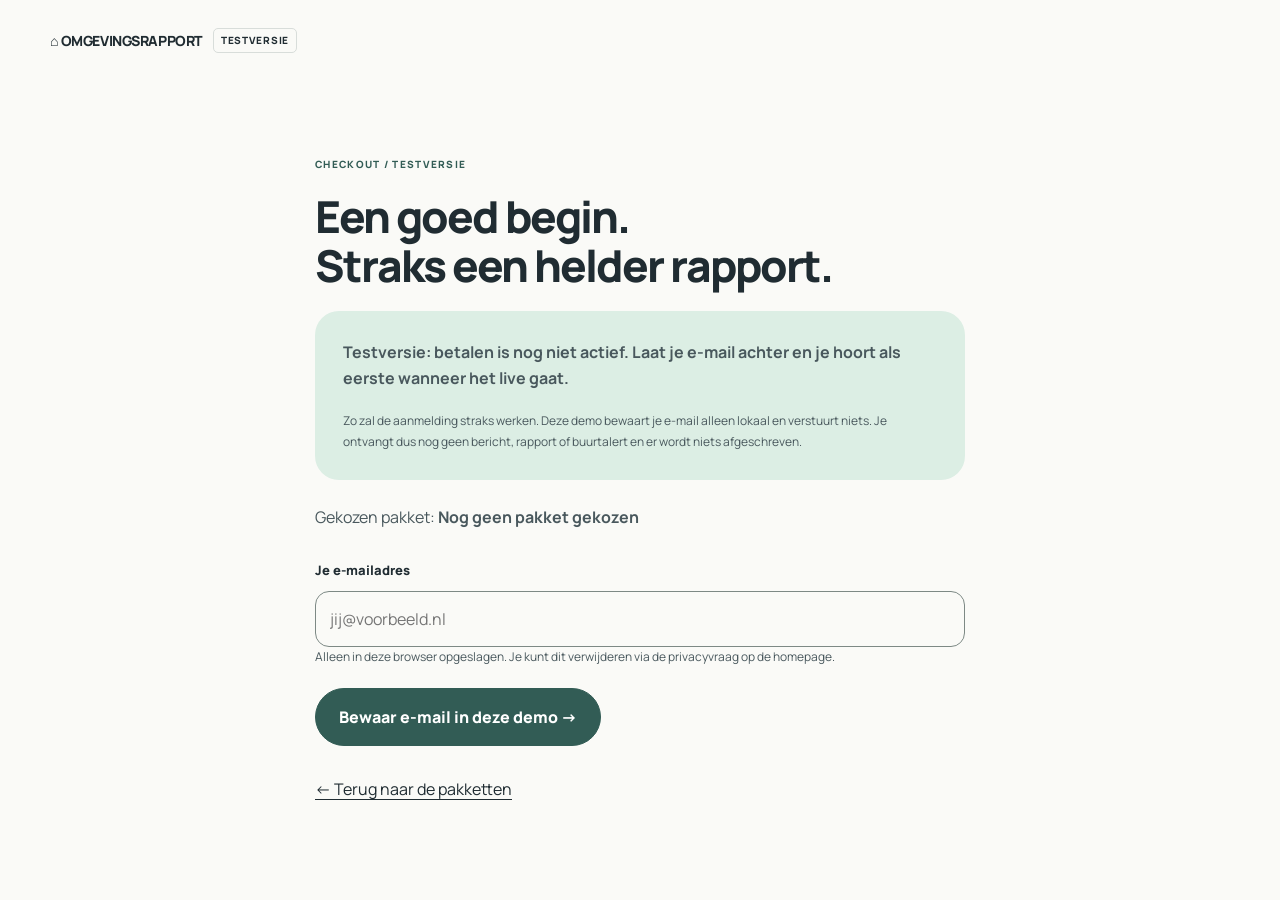
<file: checkout.html>
<!doctype html><html lang="nl"><head><meta charset="utf-8"><meta name="viewport" content="width=device-width,initial-scale=1"><title>Testcheckout — Omgevingsrapport</title><meta name="description" content="Probeer de checkout van het Omgevingsrapport. Betalen is nog niet actief; e-mail wordt uitsluitend lokaal opgeslagen."><link rel="stylesheet" href="style.css"><link href="https://fonts.googleapis.com/css2?family=Manrope:wght@400;500;600;700;800&display=swap" rel="stylesheet"><script src="app.js" defer></script></head><body><header class="wrap"><a class="brand" href="index.html">⌂ OMGEVINGSRAPPORT <span class="beta">TESTVERSIE</span></a></header><main class="wrap checkout" id="main"><p class="eyebrow">CHECKOUT / TESTVERSIE</p><h1>Een goed begin.<br>Straks een helder rapport.</h1><div class="notice"><p><strong>Testversie: betalen is nog niet actief. Laat je e-mail achter en je hoort als eerste wanneer het live gaat.</strong></p><p class="small">Zo zal de aanmelding straks werken. Deze demo bewaart je e-mail alleen lokaal en verstuurt niets. Je ontvangt dus nog geen bericht, rapport of buurtalert en er wordt niets afgeschreven.</p></div><p style="margin-top:24px">Gekozen pakket: <strong id="chosen-package"></strong></p><form id="signup"><label for="signup-email">Je e-mailadres</label><input type="email" id="signup-email" required maxlength="254" autocomplete="email" placeholder="jij@voorbeeld.nl" aria-describedby="local-note"><p class="small" id="local-note">Alleen in deze browser opgeslagen. Je kunt dit verwijderen via de privacyvraag op de homepage.</p><button type="submit">Bewaar e-mail in deze demo →</button><p id="signup-status" role="status" style="margin-top:20px"></p></form><a href="index.html#prijzen">← Terug naar de pakketten</a></main></body></html>
</file>
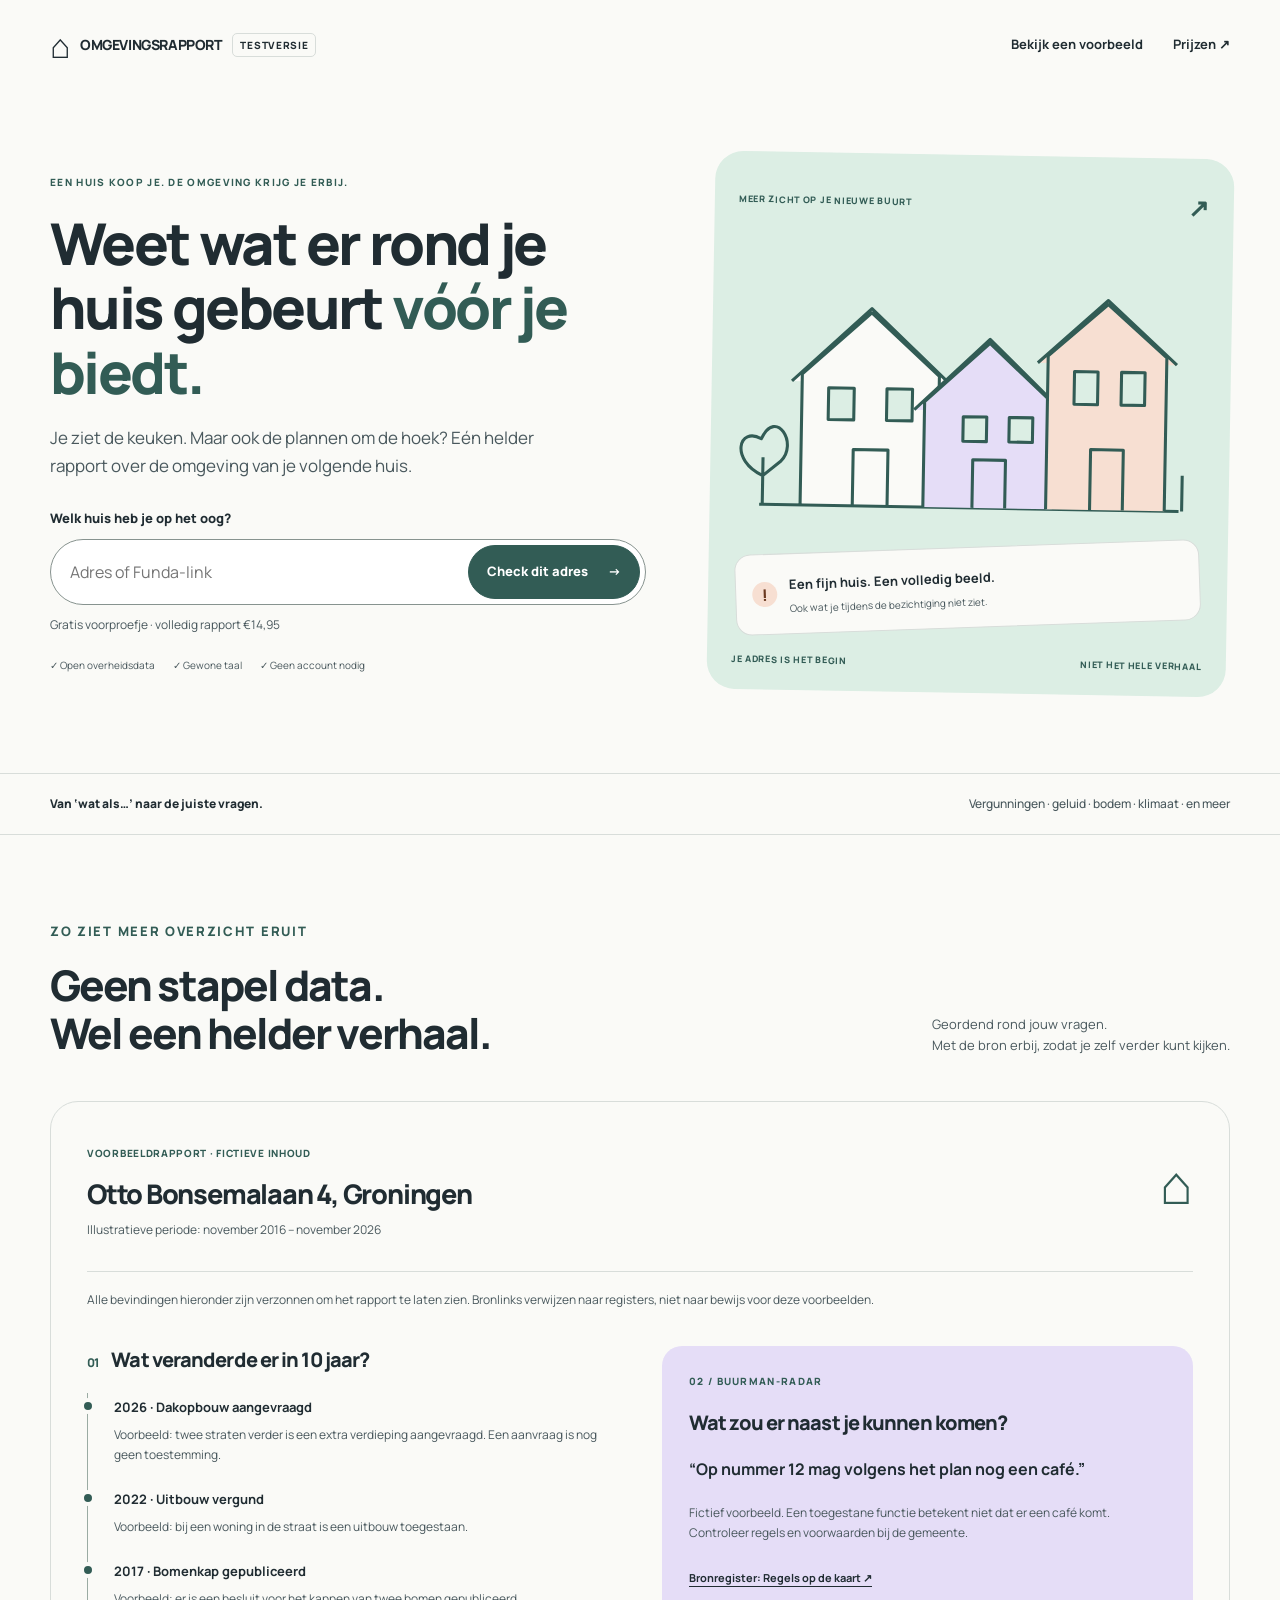
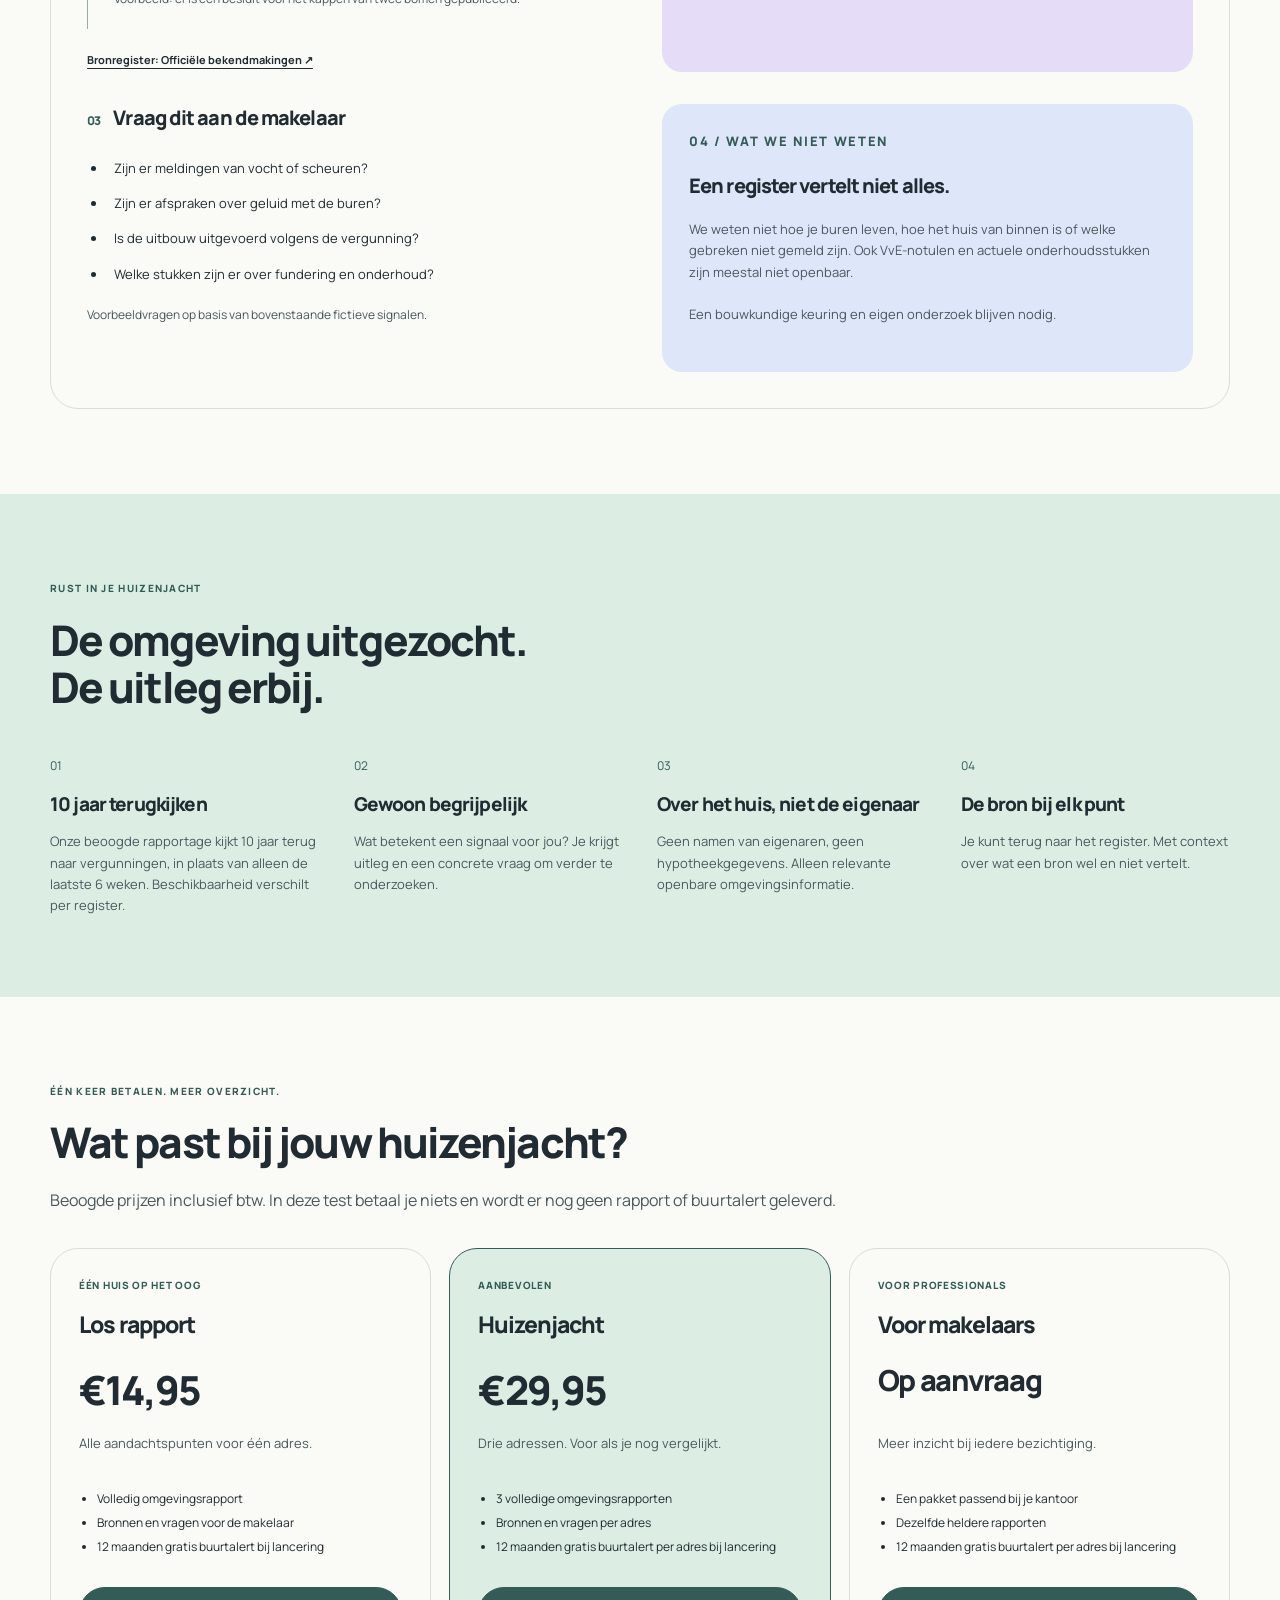
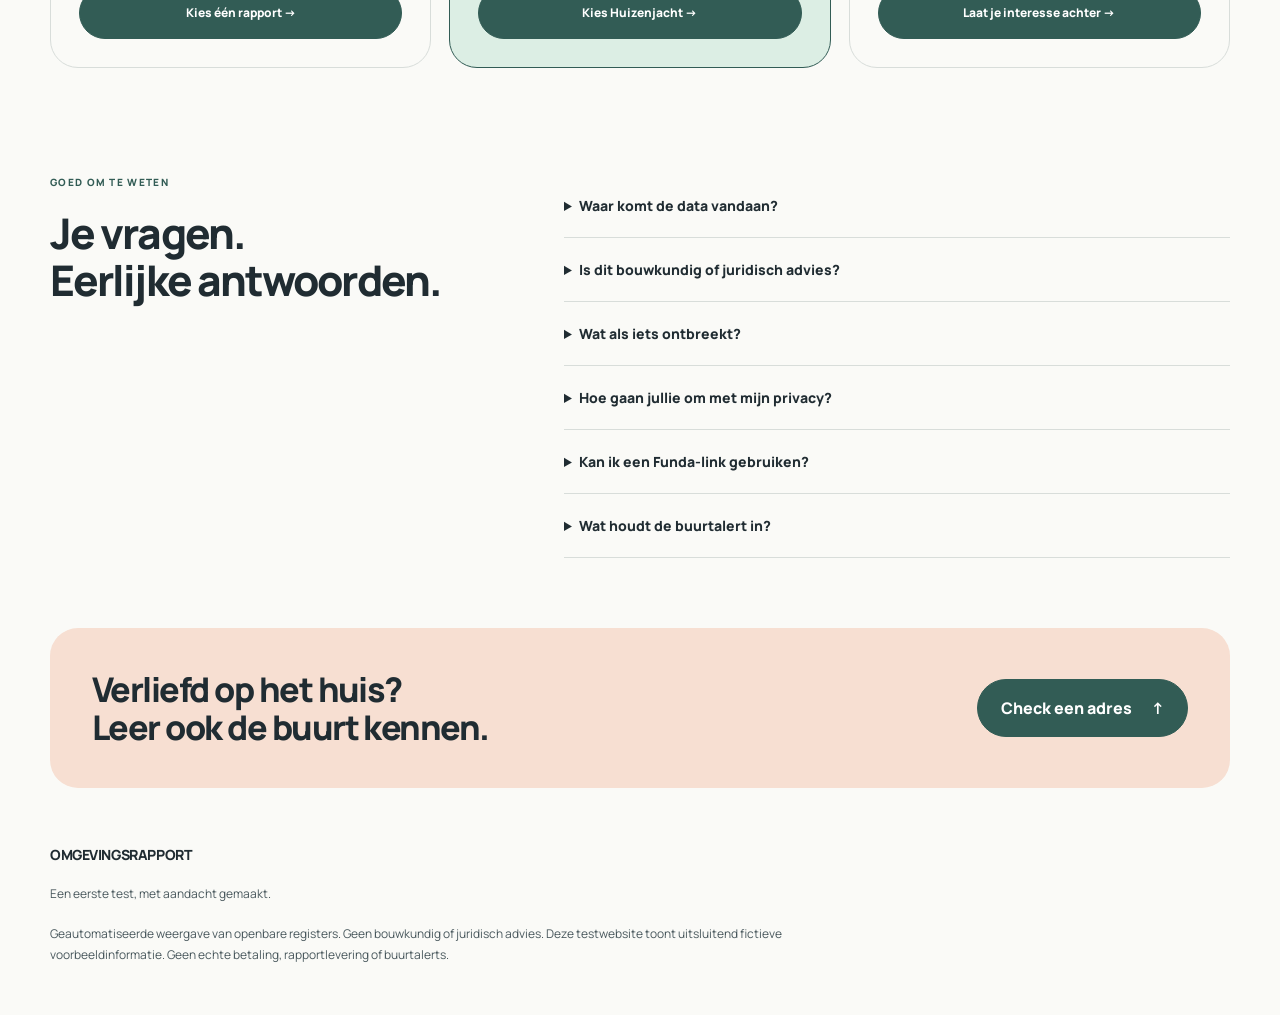
<file: oud-index.html>
<!doctype html>
<html lang="nl"><head><meta charset="utf-8"><meta name="viewport" content="width=device-width,initial-scale=1"><title>Omgevingsrapport — weet meer vóór je biedt</title><meta name="description" content="Een helder omgevingsrapport voor Nederlandse huizenkopers. Ontdek de statische demo, bekijk het voorbeeldrapport en vergelijk pakketten."><link rel="preconnect" href="https://fonts.googleapis.com"><link rel="preconnect" href="https://fonts.gstatic.com" crossorigin><link href="https://fonts.googleapis.com/css2?family=Manrope:wght@400;500;600;700;800&display=swap" rel="stylesheet"><link rel="stylesheet" href="style.css"><script src="app.js" defer></script></head>
<body><a class="skip" href="#main">Naar inhoud</a><header class="wrap"><a class="brand" href="index.html"><span class="logo" aria-hidden="true">⌂</span> OMGEVINGSRAPPORT<span class="beta">TESTVERSIE</span></a><nav aria-label="Hoofdnavigatie"><a href="#voorbeeld">Bekijk een voorbeeld</a><a href="#prijzen">Prijzen <span aria-hidden="true">↗</span></a></nav></header>
<main id="main"><section class="hero wrap"><div><p class="eyebrow">EEN HUIS KOOP JE. DE OMGEVING KRIJG JE ERBIJ.</p><h1>Weet wat er rond je huis gebeurt <em>vóór je biedt.</em></h1><p class="intro">Je ziet de keuken. Maar ook de plannen om de hoek? Eén helder rapport over de omgeving van je volgende huis.</p><form id="address-form"><label for="address">Welk huis heb je op het oog?</label><div class="search"><input id="address" name="address" required maxlength="500" placeholder="Adres of Funda-link" autocomplete="street-address" aria-describedby="address-help address-error"><button type="submit">Check dit adres <span aria-hidden="true">→</span></button></div><p id="address-error" role="alert"></p><p id="address-help" class="small">Gratis voorproefje · volledig rapport €14,95</p></form><div class="hero-notes"><span>✓ Open overheidsdata</span><span>✓ Gewone taal</span><span>✓ Geen account nodig</span></div></div><div class="scene" aria-label="Illustratie van huizen en een voorbeeld van een aandachtspunt"><div class="scene-top"><span>MEER ZICHT OP JE NIEUWE BUURT</span><span>↗</span></div><svg viewBox="0 0 460 290" role="img" aria-label="Drie huizen in een rustige straat"><g fill="none" stroke="#325C55" stroke-width="3" stroke-linejoin="round"><path d="M25 254H435M65 254V126L132 65L199 126V254M55 133L132 61L209 133" fill="#FAFAF7"/><path d="M185 254V151L248 93L311 151V254M175 159L248 89L321 159" fill="#E5DDF7"/><path d="M305 254V104L363 53L421 104V254M295 111L363 49L431 111" fill="#F7DFD2"/><path d="M116 254V199H150V254M233 254V207H265V254M348 254V195H380V254"/><path d="M91 139H116V170H91ZM148 139H173V170H148ZM223 165H246V189H223ZM268 165H291V189H268ZM331 119H354V151H331ZM377 119H400V151H377Z" fill="#DCEEE4"/><path d="M28 254V208M28 226C-5 211 4 178 26 190C40 159 63 195 45 212ZM438 254V219"/></g></svg><div class="floating-note"><span class="status amber">!</span><div><strong>Een fijn huis. Een volledig beeld.</strong><p>Ook wat je tijdens de bezichtiging niet ziet.</p></div></div><div class="scene-bottom"><span>JE ADRES IS HET BEGIN</span><span>NIET HET HELE VERHAAL</span></div></div></section>
<div class="strip"><div class="wrap">Van ‘wat als…’ naar de juiste vragen. <span>Vergunningen · geluid · bodem · klimaat · en meer</span></div></div>
<section id="teaser" class="wrap section" hidden tabindex="-1"><p class="eyebrow">GRATIS VOORPROEFJE · DEMO</p><h2>Een eerste blik op <span id="result-address"></span></h2><p>Dit zijn fictieve voorbeeldresultaten, geen controle van je ingevoerde adres. Groen betekent ook in een echt rapport nooit een garantie.</p><div id="cards" class="cards"></div><div class="callout"><div><h3>Alle aandachtspunten, in één rapport.</h3><p>Met uitleg, bronnen en vragen voor je makelaar. Deze test ontgrendelt geen echt rapport.</p></div><button data-buy="los">Bekijk pakketten · vanaf €14,95 →</button></div></section>
<section id="voorbeeld" class="wrap section"><div class="section-head"><div><p class="eyebrow">ZO ZIET MEER OVERZICHT ERUIT</p><h2>Geen stapel data.<br>Wel een helder verhaal.</h2></div><p>Geordend rond jouw vragen.<br>Met de bron erbij, zodat je zelf verder kunt kijken.</p></div><article class="report"><div class="report-heading"><div><span class="tag">VOORBEELDRAPPORT · FICTIEVE INHOUD</span><h3>Otto Bonsemalaan 4, Groningen</h3><p>Illustratieve periode: november 2016 – november 2026</p></div><span class="report-mark" aria-hidden="true">⌂</span></div><p class="small">Alle bevindingen hieronder zijn verzonnen om het rapport te laten zien. Bronlinks verwijzen naar registers, niet naar bewijs voor deze voorbeelden.</p><div class="report-grid"><div><h4><span class="number">01</span> Wat veranderde er in 10 jaar?</h4><ol class="timeline"><li><b>2026 · Dakopbouw aangevraagd</b><p>Voorbeeld: twee straten verder is een extra verdieping aangevraagd. Een aanvraag is nog geen toestemming.</p></li><li><b>2022 · Uitbouw vergund</b><p>Voorbeeld: bij een woning in de straat is een uitbouw toegestaan.</p></li><li><b>2017 · Bomenkap gepubliceerd</b><p>Voorbeeld: er is een besluit voor het kappen van twee bomen gepubliceerd.</p></li></ol><a class="source" href="https://zoek.officielebekendmakingen.nl/">Bronregister: Officiële bekendmakingen ↗</a></div><div class="radar"><p class="eyebrow">02 / BUURMAN-RADAR</p><h4>Wat zou er naast je kunnen komen?</h4><p>“Op nummer 12 mag volgens het plan nog een café.”</p><p class="small">Fictief voorbeeld. Een toegestane functie betekent niet dat er een café komt. Controleer regels en voorwaarden bij de gemeente.</p><a class="source" href="https://omgevingswet.overheid.nl/regels-op-de-kaart/">Bronregister: Regels op de kaart ↗</a></div><div><h4><span class="number">03</span> Vraag dit aan de makelaar</h4><ul class="questions"><li>Zijn er meldingen van vocht of scheuren?</li><li>Zijn er afspraken over geluid met de buren?</li><li>Is de uitbouw uitgevoerd volgens de vergunning?</li><li>Welke stukken zijn er over fundering en onderhoud?</li></ul><p class="small">Voorbeeldvragen op basis van bovenstaande fictieve signalen.</p></div><div class="unknown"><p class="eyebrow">04 / WAT WE NIET WETEN</p><h4>Een register vertelt niet alles.</h4><p>We weten niet hoe je buren leven, hoe het huis van binnen is of welke gebreken niet gemeld zijn. Ook VvE-notulen en actuele onderhoudsstukken zijn meestal niet openbaar.</p><p class="small">Een bouwkundige keuring en eigen onderzoek blijven nodig.</p></div></div></article></section>
<section class="why section"><div class="wrap"><p class="eyebrow">RUST IN JE HUIZENJACHT</p><h2>De omgeving uitgezocht.<br>De uitleg erbij.</h2><div class="four"><div><span>01</span><h3>10 jaar terugkijken</h3><p>Onze beoogde rapportage kijkt 10 jaar terug naar vergunningen, in plaats van alleen de laatste 6 weken. Beschikbaarheid verschilt per register.</p></div><div><span>02</span><h3>Gewoon begrijpelijk</h3><p>Wat betekent een signaal voor jou? Je krijgt uitleg en een concrete vraag om verder te onderzoeken.</p></div><div><span>03</span><h3>Over het huis, niet de eigenaar</h3><p>Geen namen van eigenaren, geen hypotheekgegevens. Alleen relevante openbare omgevingsinformatie.</p></div><div><span>04</span><h3>De bron bij elk punt</h3><p>Je kunt terug naar het register. Met context over wat een bron wel en niet vertelt.</p></div></div></div></section>
<section id="prijzen" class="wrap section"><p class="eyebrow">ÉÉN KEER BETALEN. MEER OVERZICHT.</p><h2>Wat past bij jouw huizenjacht?</h2><p>Beoogde prijzen inclusief btw. In deze test betaal je niets en wordt er nog geen rapport of buurtalert geleverd.</p><div class="pricing"><article><span class="tag">ÉÉN HUIS OP HET OOG</span><h3>Los rapport</h3><p class="price">€14,95</p><p>Alle aandachtspunten voor één adres.</p><ul><li>Volledig omgevingsrapport</li><li>Bronnen en vragen voor de makelaar</li><li>12 maanden gratis buurtalert bij lancering</li></ul><button data-buy="los">Kies één rapport →</button></article><article class="recommended"><span class="tag">AANBEVOLEN</span><h3>Huizenjacht</h3><p class="price">€29,95</p><p>Drie adressen. Voor als je nog vergelijkt.</p><ul><li>3 volledige omgevingsrapporten</li><li>Bronnen en vragen per adres</li><li>12 maanden gratis buurtalert per adres bij lancering</li></ul><button data-buy="huizenjacht">Kies Huizenjacht →</button></article><article><span class="tag">VOOR PROFESSIONALS</span><h3>Voor makelaars</h3><p class="price words">Op aanvraag</p><p>Meer inzicht bij iedere bezichtiging.</p><ul><li>Een pakket passend bij je kantoor</li><li>Dezelfde heldere rapporten</li><li>12 maanden gratis buurtalert per adres bij lancering</li></ul><button data-buy="makelaars">Laat je interesse achter →</button></article></div></section>
<section class="wrap section faq"><div><p class="eyebrow">GOED OM TE WETEN</p><h2>Je vragen.<br>Eerlijke antwoorden.</h2></div><div><details><summary>Waar komt de data vandaan?</summary><p>Het beoogde rapport gebruikt openbare overheidsregisters, zoals BAG (Kadaster), Officiële bekendmakingen, Regels op de kaart, RIVM, Klimaateffectatlas en KNMI. Per punt vermelden we de bron en beschikbare actualiteit. Deze test haalt nog geen data op.</p></details><details><summary>Is dit bouwkundig of juridisch advies?</summary><p>Nee. Het rapport helpt je vragen stellen. Het vervangt geen bouwkundige keuring, juridisch onderzoek of aankoopadvies.</p></details><details><summary>Wat als iets ontbreekt?</summary><p>Openbare registers kunnen onvolledig of vertraagd zijn. Geen melding betekent niet dat er geen risico is. We maken ontbrekende informatie herkenbaar en verwijzen je voor controle naar de gemeente, makelaar of deskundige.</p></details><details><summary>Hoe gaan jullie om met mijn privacy?</summary><p>Deze demo verstuurt je adres en e-mail niet naar ons. Je e-mail wordt alleen in deze browser opgeslagen, totdat je die verwijdert of de browsergegevens wist. Event-hooks loggen uitsluitend niet-persoonlijke gegevens naar de console. Google Fonts ontvangt bij het laden wel je IP-adres.</p><button class="text-button" id="delete-email">Verwijder lokaal opgeslagen e-mail</button><span id="delete-status" role="status"></span></details><details><summary>Kan ik een Funda-link gebruiken?</summary><p>Ja, als het adres in het URL-pad staat. We halen alleen plaats, straat en huisnummer uit dat pad. We bezoeken Funda niet en lezen de advertentie niet uit. Ontbreekt het adres, vul het dan zelf in.</p></details><details><summary>Wat houdt de buurtalert in?</summary><p>Bij lancering willen we je 12 maanden gratis op de hoogte houden van nieuwe relevante publicaties in de buurt van je gekozen adres. Deze demo maakt nog geen abonnement of alert aan.</p></details></div></section>
<section class="wrap closing"><h2>Verliefd op het huis?<br>Leer ook de buurt kennen.</h2><a class="button" href="#address">Check een adres <span aria-hidden="true">↑</span></a></section></main><footer class="wrap"><a class="brand" href="index.html">OMGEVINGSRAPPORT</a><p>Een eerste test, met aandacht gemaakt.</p><p class="small">Geautomatiseerde weergave van openbare registers. Geen bouwkundig of juridisch advies. Deze testwebsite toont uitsluitend fictieve voorbeeldinformatie. Geen echte betaling, rapportlevering of buurtalerts.</p></footer>
<dialog id="package-dialog" aria-labelledby="dialog-title"><button class="close" aria-label="Sluiten">×</button><p class="eyebrow">NOG EVEN DIT</p><h2 id="dialog-title">Jouw eerste stap naar meer inzicht.</h2><form id="checkout-form"><label for="package">Kies je pakket</label><select id="package"><option value="los">Los rapport — €14,95</option><option value="huizenjacht">Huizenjacht (3 adressen) — €29,95</option><option value="makelaars">Voor makelaars — op aanvraag</option></select><label for="email">Je e-mailadres</label><input id="email" type="email" autocomplete="email" required maxlength="254" placeholder="jij@voorbeeld.nl"><p class="small">Alleen lokaal opgeslagen in deze browser. In deze demo ontvang je geen e-mail.</p><button type="submit">Betalen <span aria-hidden="true">→</span></button></form></dialog></body></html>
</file>
<file: style.css>
:root{--bg:#FAFAF7;--ink:#202C32;--muted:#49585D;--accent:#325C55;--mint:#DCEEE4;--lavender:#E5DDF7;--peach:#F7DFD2;--peri:#DEE6FA;--line:#D8DDDA}*{box-sizing:border-box}html{scroll-behavior:smooth;scroll-padding-top:24px}body{margin:0;background:var(--bg);color:var(--ink);font:16px/1.65 Manrope,Arial,sans-serif}a{color:inherit;text-underline-offset:4px}button,input,select{font:inherit}button,.button{cursor:pointer;border:1px solid var(--accent);background:var(--accent);color:white;border-radius:99px;padding:15px 23px;font-weight:800;text-decoration:none;display:inline-flex;align-items:center;justify-content:center;gap:20px}button:hover,.button:hover{background:#264740}input,select{width:100%;min-height:54px;border:1px solid #7d8985;border-radius:14px;padding:14px;background:var(--bg);color:var(--ink)}:focus-visible{outline:3px solid #775ca5;outline-offset:4px}.wrap{width:min(1180px,calc(100% - 48px));margin:auto}header{display:flex;justify-content:space-between;align-items:center;padding:28px 0;gap:20px}.brand{font-size:14px;font-weight:800;text-decoration:none;letter-spacing:-.03em;display:flex;align-items:center;gap:10px}.logo{font-size:34px;line-height:1}.beta,.tag{font-size:10px;font-weight:800;letter-spacing:.07em;display:inline-block}.beta{border:1px solid var(--line);padding:3px 7px;border-radius:5px}nav{display:flex;gap:30px;font-size:13px;font-weight:700}nav a{text-decoration:none}.hero{display:grid;grid-template-columns:1.15fr 1fr;gap:65px;padding:65px 0 80px;align-items:center}.eyebrow{font-size:10px;font-weight:800;letter-spacing:.13em;color:var(--accent);margin:0 0 20px}h1,h2,h3,h4{font-weight:800;line-height:1.12;letter-spacing:-.045em;margin:0 0 20px}h1{font-size:clamp(40px,4.5vw,62px)}h1 em{font-style:normal;color:var(--accent)}h2{font-size:clamp(31px,3.3vw,44px)}h3{font-size:23px}h4{font-size:20px;line-height:1.35}p{color:var(--muted);margin:0 0 20px}.intro{font-size:17px;max-width:490px;margin-bottom:28px}label{font-size:13px;font-weight:800;display:block;margin:16px 0 9px}.search{display:flex;border:1px solid #87938f;border-radius:99px;background:white;padding:5px;gap:5px}.search input{border:0;background:transparent;min-width:0;min-height:52px}.search button{white-space:nowrap;font-size:13px;padding:12px 18px}.small{font-size:12px;line-height:1.7}#address-help{margin:10px 0 22px}#address-error:empty{display:none}#address-error{color:#8c3029;font-size:13px;margin:10px 0}.hero-notes{display:flex;gap:18px;font-size:10px;color:var(--muted)}.scene{background:var(--mint);border-radius:28px;padding:28px 24px 22px;transform:rotate(1deg)}.scene-top,.scene-bottom{display:flex;justify-content:space-between;gap:10px;font-size:9px;letter-spacing:.08em;font-weight:800;color:var(--accent)}.scene-top{align-items:center}.scene-top span:last-child{font-size:25px}.scene svg{width:100%;margin:24px 0 0}.floating-note{background:var(--bg);border:1px solid var(--line);border-radius:16px;padding:16px;display:flex;gap:12px;align-items:center;transform:rotate(-3deg);margin:-5px 3px 28px}.floating-note strong{font-size:13px}.floating-note p{font-size:10px;margin:4px 0 0}.status{display:inline-grid;place-items:center;min-width:25px;height:25px;border-radius:50%;font-weight:800}.amber{background:var(--peach);color:#6b3920}.green{background:var(--mint);color:#254d41}.red{background:#f3d5d2;color:#842f29}.strip{border-block:1px solid var(--line);padding:20px 0;font-size:12px;font-weight:800}.strip .wrap{display:flex;justify-content:space-between;gap:20px}.strip span{font-weight:500;color:var(--muted)}.section{padding-top:86px;padding-bottom:20px}.section-head{display:flex;align-items:end;justify-content:space-between;gap:24px;margin-bottom:24px}.section-head p{font-size:13px}.report{border:1px solid var(--line);border-radius:28px;padding:36px}.report-heading{display:flex;justify-content:space-between;gap:20px;border-bottom:1px solid var(--line);margin-bottom:18px;padding-bottom:12px}.tag{color:var(--accent);margin-bottom:18px}.report-heading h3{font-size:27px;margin-bottom:10px}.report-heading p{font-size:12px}.report-mark{font-size:55px;color:var(--accent)}.report-grid{display:grid;grid-template-columns:1fr 1fr;gap:32px 44px;margin-top:35px}.number{font-size:12px;color:var(--accent);margin-right:10px}.timeline{list-style:none;padding:0 0 0 17px;border-left:1px solid #9aaba3}.timeline li{position:relative;padding:0 0 14px 9px}.timeline li:before{content:'';position:absolute;width:8px;height:8px;background:var(--accent);border:4px solid var(--bg);border-radius:50%;left:-25px;top:5px}.timeline b{font-size:13px}.timeline p{font-size:12px;margin:6px 0}.source{font-size:11px;font-weight:700}.radar,.unknown{padding:27px;border-radius:20px;background:var(--lavender)}.radar>p:not(.eyebrow):not(.small){font-weight:700;color:var(--ink)}.unknown{background:var(--peri)}.unknown p,.questions{font-size:13px}.questions{padding-left:20px}.questions li{padding:7px}.why{margin-top:65px;padding-bottom:60px;background:var(--mint)}.four{display:grid;grid-template-columns:repeat(4,1fr);gap:34px;margin-top:40px}.four span{color:var(--accent);font-size:12px}.four h3{font-size:19px;margin:16px 0}.four p{font-size:13px}.pricing,.cards{display:grid;grid-template-columns:repeat(3,1fr);gap:18px;margin-top:35px}.pricing article{border:1px solid var(--line);border-radius:28px;padding:28px;display:flex;flex-direction:column}.pricing .recommended{background:var(--mint);border-color:var(--accent)}.price{font-size:40px;font-weight:800;letter-spacing:-.045em;color:var(--ink);margin-bottom:10px}.price.words{font-size:29px;min-height:66px}.pricing article>p:not(.price){font-size:13px}.pricing ul{padding-left:18px;font-size:12px;line-height:2;flex:1;margin-bottom:28px}.pricing button{font-size:12px;padding-inline:14px}.faq{display:grid;grid-template-columns:1fr 1.5fr;gap:70px;padding-bottom:70px}details{border-bottom:1px solid var(--line);padding:20px 0}summary{cursor:pointer;font-size:14px;font-weight:800}details p{font-size:13px;margin-top:16px}.closing{background:var(--peach);border-radius:28px;padding:42px;display:flex;align-items:center;justify-content:space-between;gap:24px}.closing h2{margin:0;font-size:34px}footer{padding:55px 0 30px}footer>p{font-size:12px;margin-top:18px;max-width:750px}.skip{position:fixed;top:-80px;left:20px;background:white;padding:10px;z-index:20}.skip:focus{top:15px}dialog{background:var(--bg);color:var(--ink);border:1px solid var(--line);border-radius:28px;width:min(530px,calc(100% - 32px));padding:40px}dialog::backdrop{background:rgb(32 44 50 / .5)}dialog h2{font-size:32px}.close{position:absolute;right:13px;top:10px;background:transparent;color:var(--ink);border:0;font-size:25px;padding:4px 12px}dialog form>button{width:100%;margin-top:15px}.text-button{background:none;color:var(--accent);padding:8px;border:0;text-decoration:underline;font-size:12px}.text-button:hover{background:var(--mint)}.cards article{border:1px solid var(--line);padding:22px;border-radius:24px}.cards h3{font-size:18px;margin:15px 0}.cards p{font-size:12px;margin:0}.locked{position:relative;overflow:hidden}.locked .masked{filter:blur(4px);user-select:none;pointer-events:none}.lock-label{display:block;font-size:11px;font-weight:800;margin-top:16px;color:var(--accent)}.callout{display:flex;gap:25px;align-items:center;justify-content:space-between;background:var(--mint);border-radius:28px;padding:28px;margin-top:24px}.callout h3{margin-bottom:10px}.callout p{font-size:13px;margin:0}.callout button{font-size:13px;flex-shrink:0}[hidden]{display:none!important}.checkout{max-width:650px;padding-top:75px;padding-bottom:75px}.checkout h1{font-size:44px}.checkout form{margin:30px 0}.checkout .notice{padding:28px;background:var(--mint);border-radius:24px}.checkout .notice p:last-child{margin:0}@media(max-width:850px){.hero{gap:30px}.hero-notes{flex-wrap:wrap;gap:7px 14px}.search{border-radius:22px;flex-direction:column}.search button{width:100%}.four{grid-template-columns:1fr 1fr}.pricing{gap:12px}.pricing article{padding:20px}.faq{gap:30px}}@media(max-width:620px){.wrap{width:calc(100% - 36px)}header{padding:20px 0}.brand{font-size:11px;gap:6px}.beta{font-size:8px}nav a:first-child{display:none}nav{font-size:12px}.hero{grid-template-columns:1fr;padding:35px 0 45px;gap:36px}h1{font-size:43px}.eyebrow{font-size:9px}.intro{font-size:15px}.scene{max-width:430px;transform:none}.scene svg{margin-top:0;max-height:240px}.strip .wrap{flex-direction:column;gap:5px}.section{padding-top:58px}.section-head,.closing,.callout{display:block}.section-head p{margin-top:20px}.report{padding:22px}.report-heading h3{font-size:23px}.report-mark{display:none}.report-grid,.pricing,.faq{grid-template-columns:1fr;gap:24px}.four{gap:22px}.four h3{font-size:18px}.pricing article{padding:27px}.price.words{min-height:0}.cards{grid-template-columns:1fr 1fr;gap:10px}.cards article{padding:16px}.cards h3{font-size:16px}.callout button{margin-top:20px;width:100%}.faq{padding-bottom:45px}.closing{padding:28px}.closing h2{font-size:29px;margin-bottom:25px}dialog{padding:32px 24px}.checkout h1{font-size:36px}}@media(prefers-reduced-motion:reduce){html{scroll-behavior:auto}}
</file>
